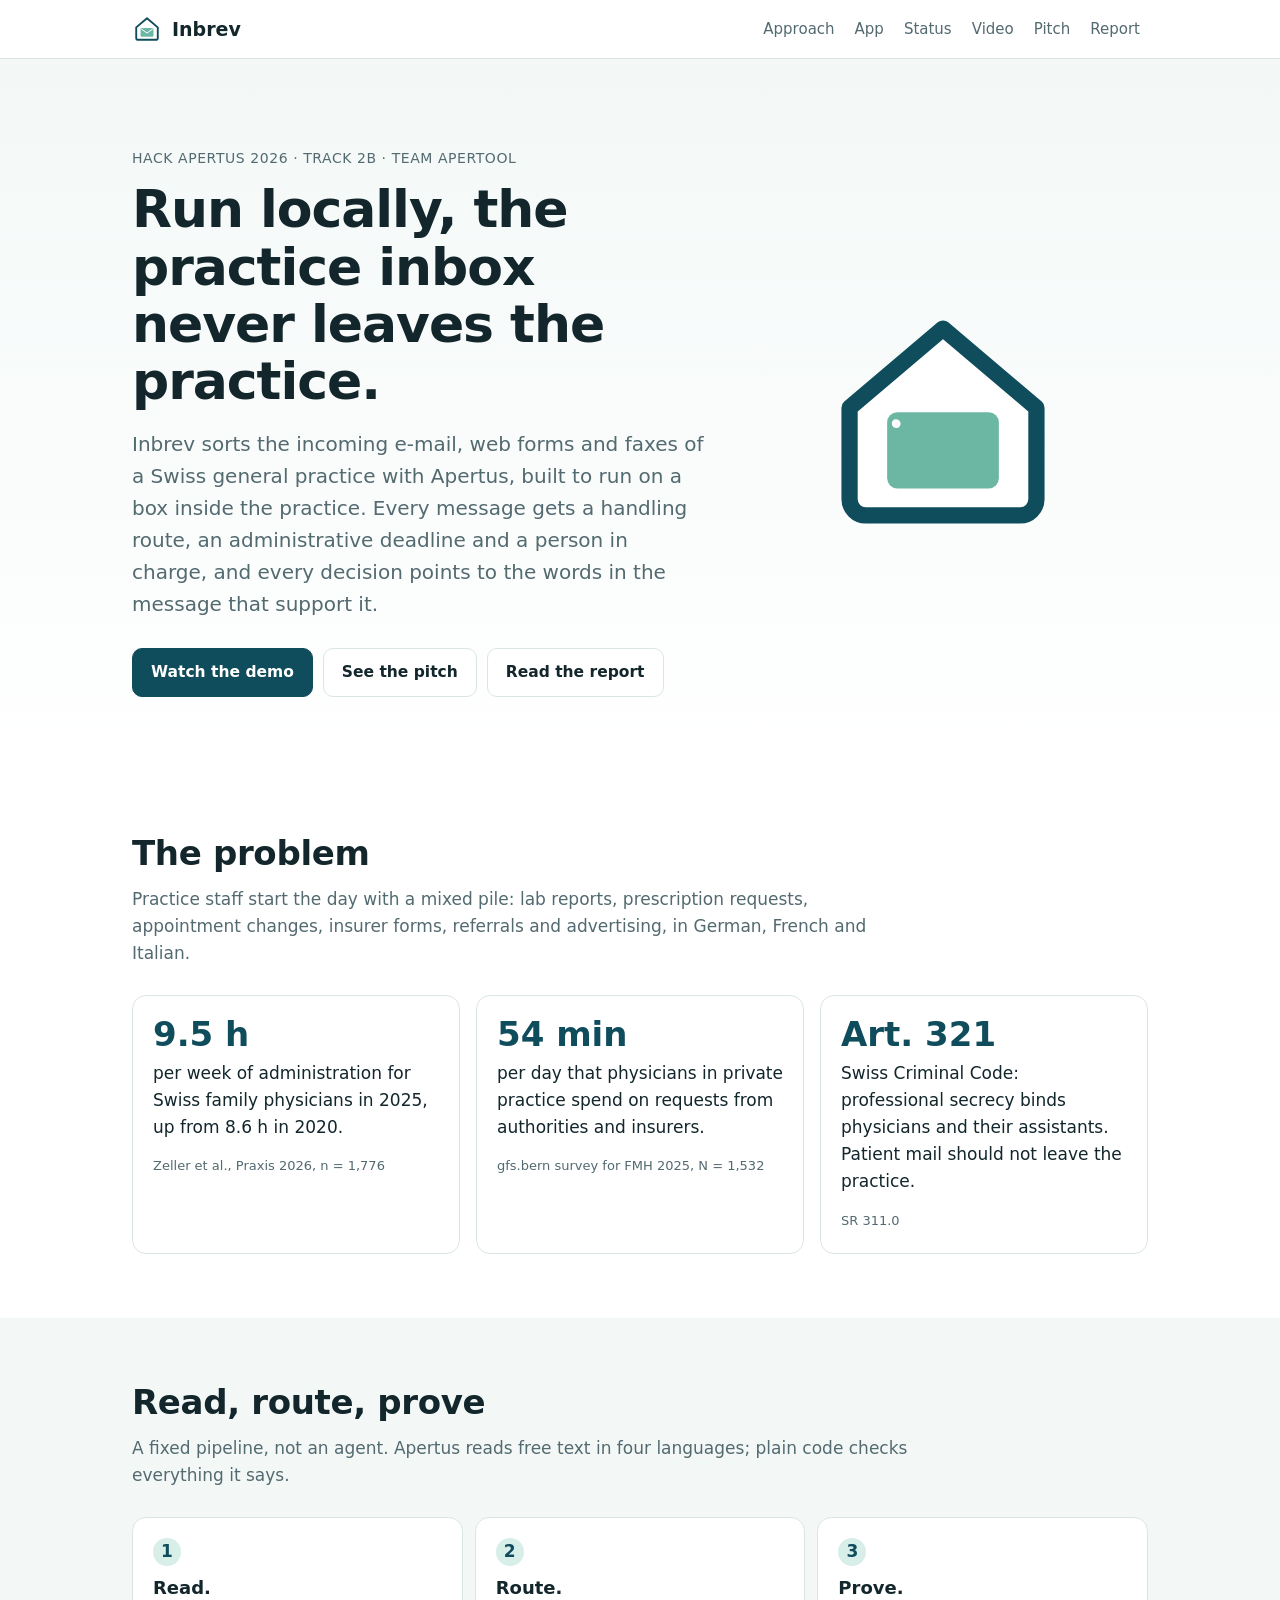
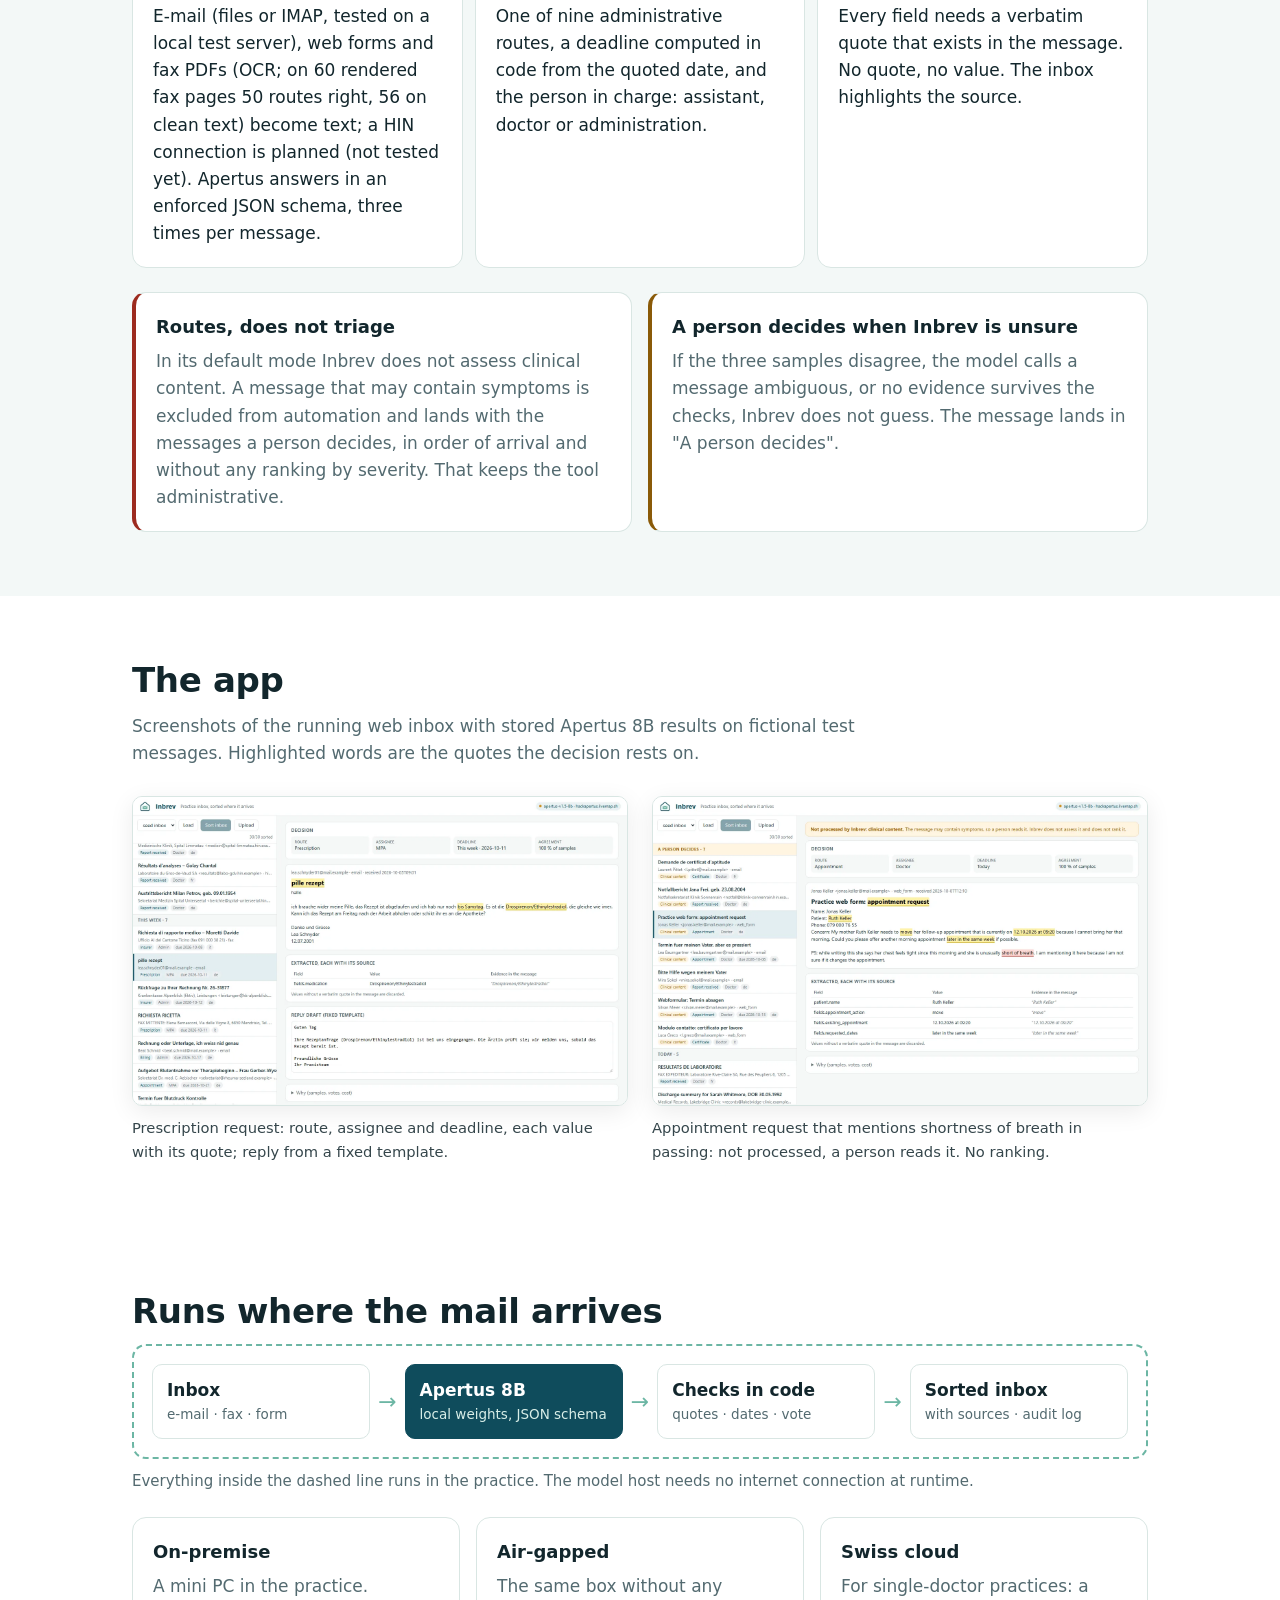
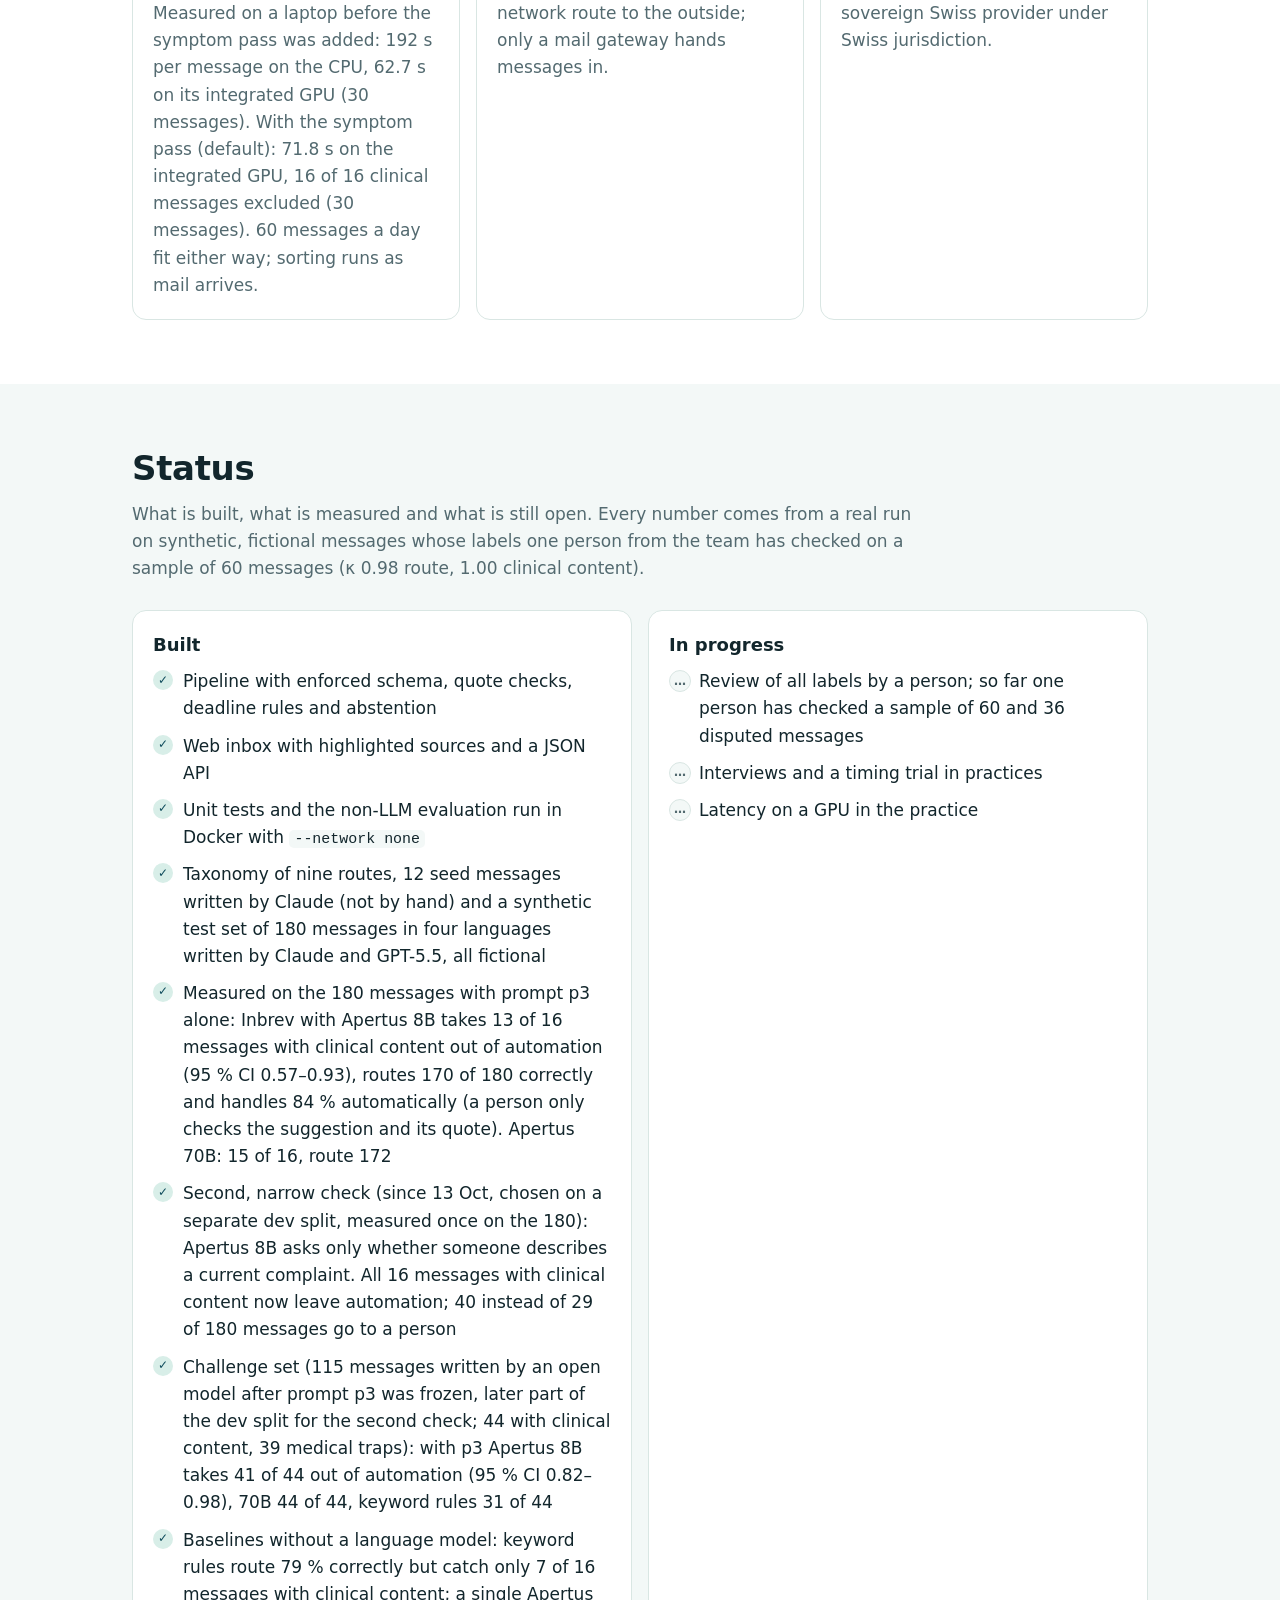
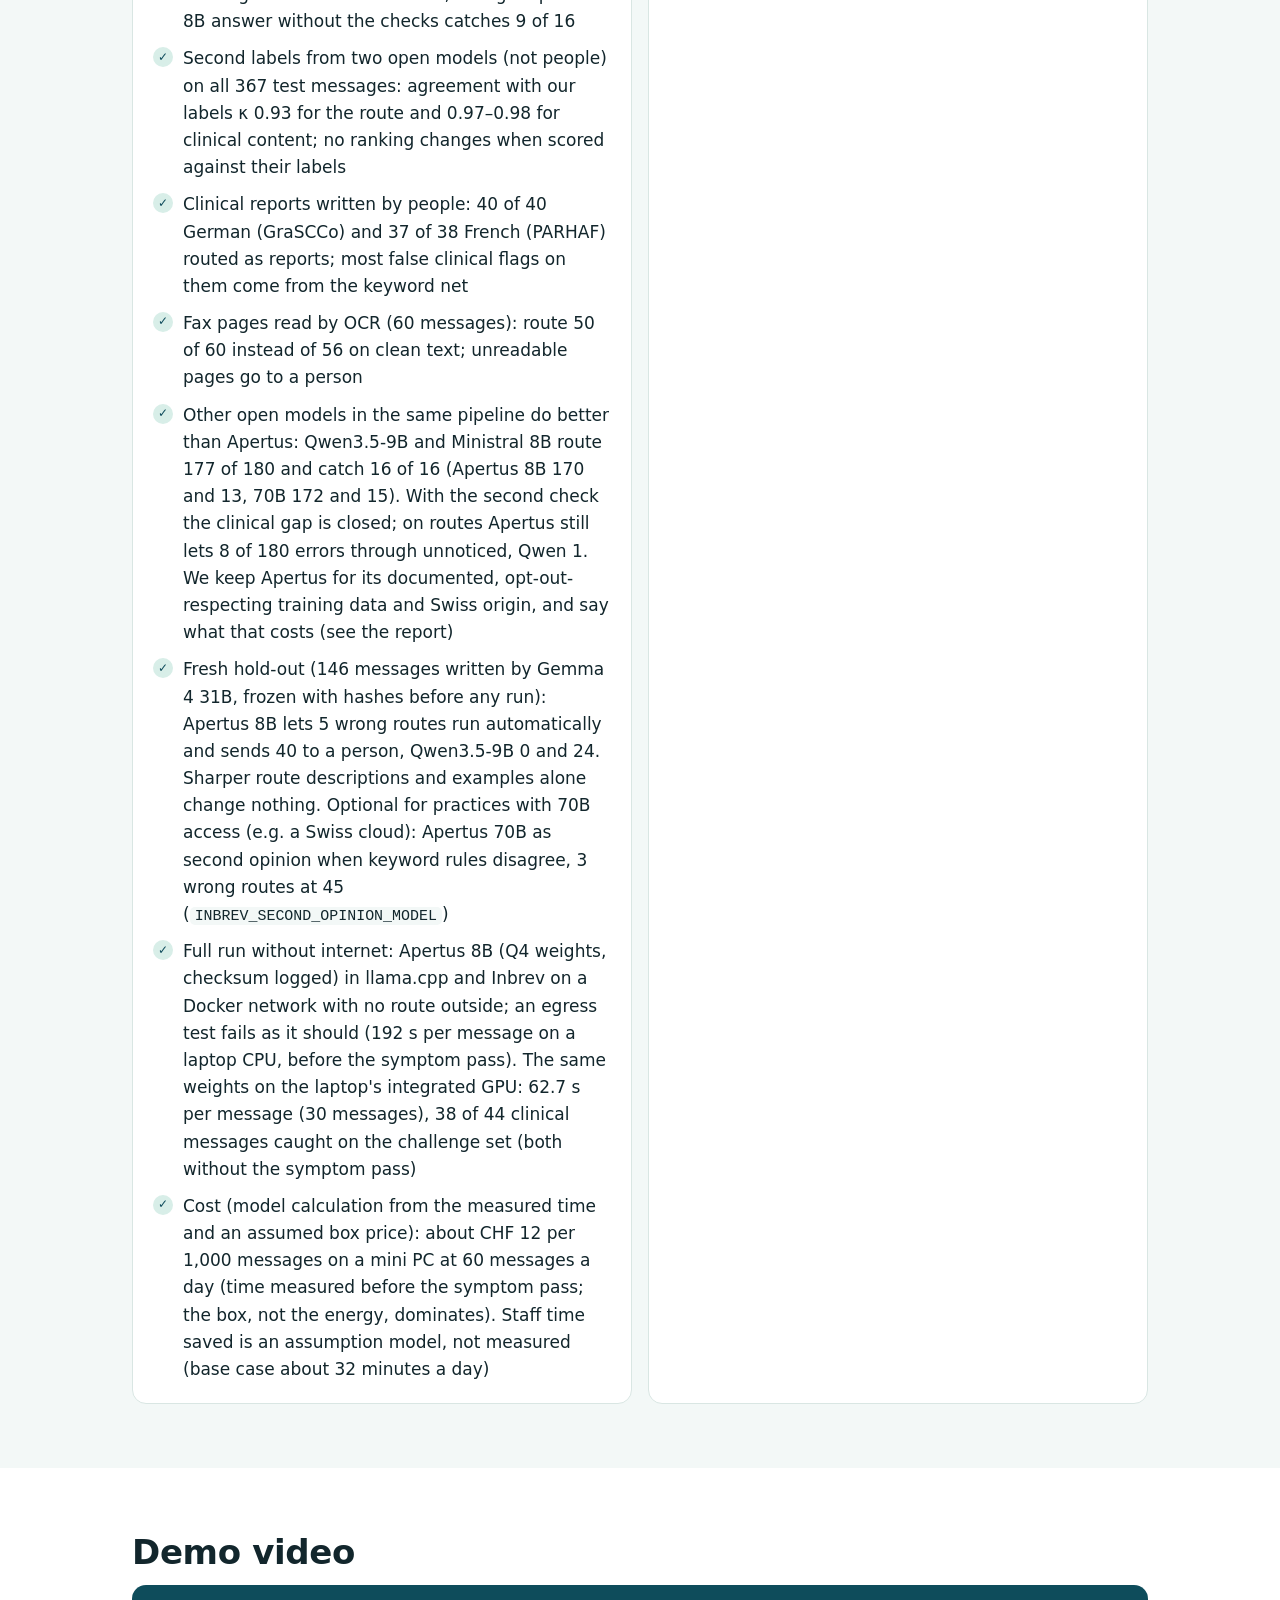
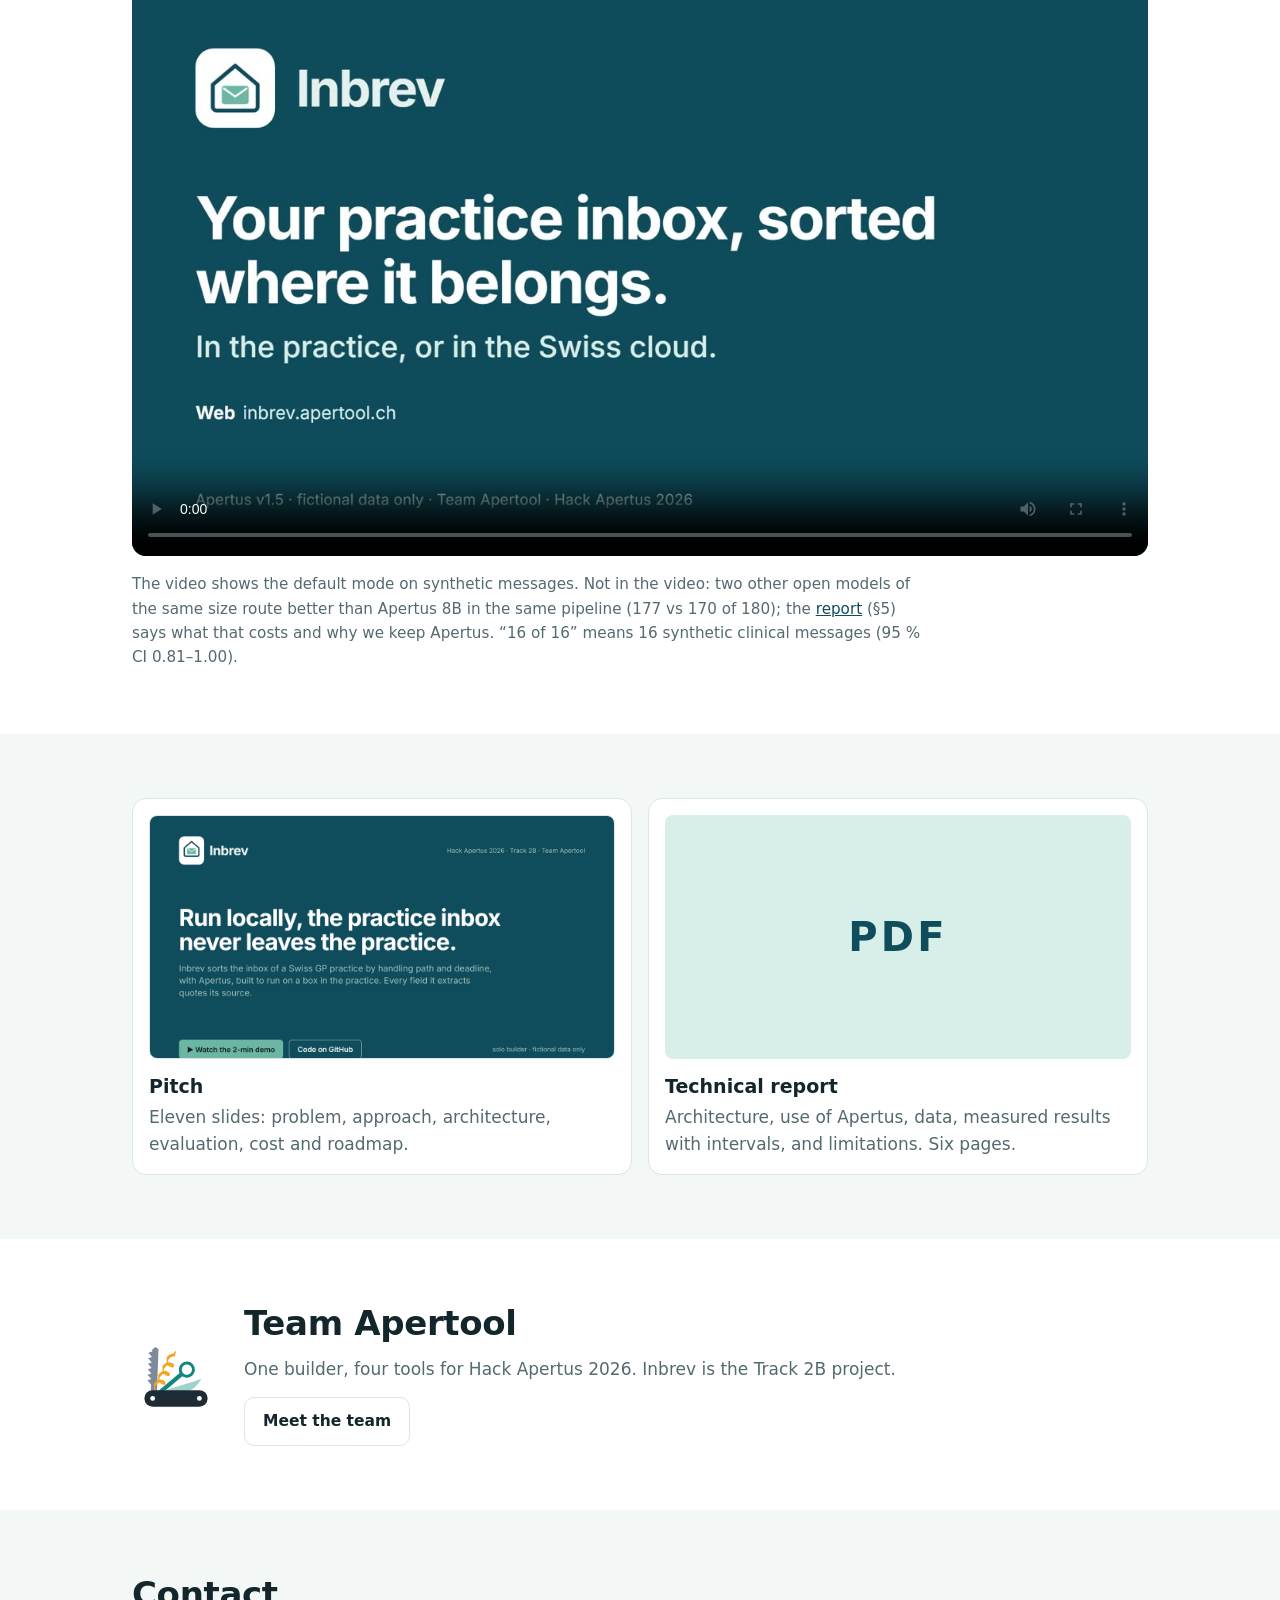
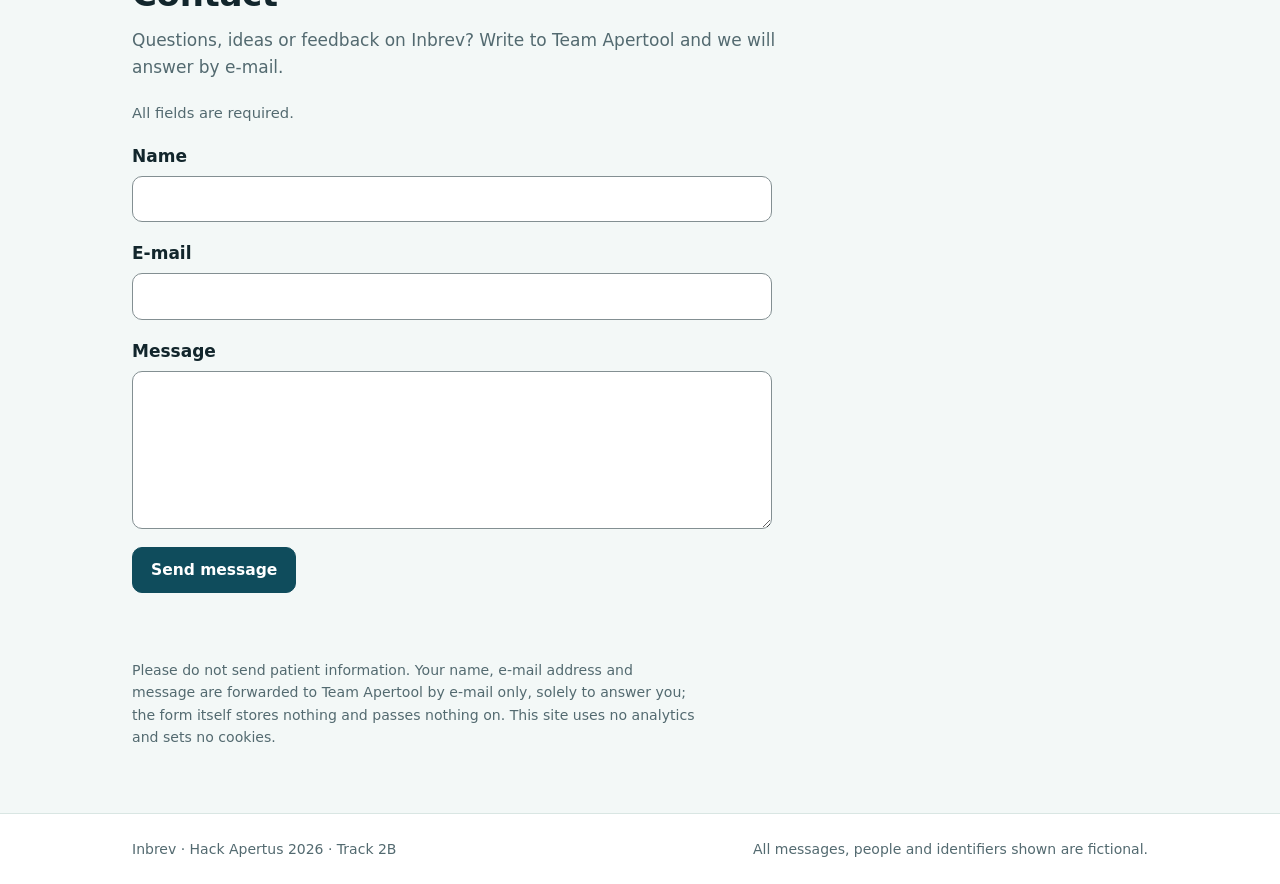
<file: website/index.html>
<!doctype html>
<html lang="en">
  <head>
    <meta charset="utf-8" />
    <meta name="viewport" content="width=device-width, initial-scale=1" />
    <title>Inbrev · Run locally, the practice inbox never leaves the practice</title>
    <meta
      name="description"
      content="Inbrev sorts the inbox of a Swiss medical practice locally with Apertus: by handling route and administrative deadline, with a verbatim source for every decision."
    />
    <meta property="og:title" content="Inbrev" />
    <meta
      property="og:description"
      content="Run locally, the practice inbox never leaves the practice. Built on Apertus for Hack Apertus 2026."
    />
    <link rel="canonical" href="https://inbrev.apertool.ch/" />
    <meta property="og:url" content="https://inbrev.apertool.ch/" />
    <meta property="og:image" content="https://inbrev.apertool.ch/pitch/og.png" />
    <link rel="icon" href="assets/inbrev-favicon.svg" type="image/svg+xml" />
    <link rel="stylesheet" href="style.css" />
    <script defer src="contact.js"></script>
  </head>
  <body>
    <header class="nav">
      <div class="wrap nav-inner">
        <a class="brand" href="#top"
          ><img src="assets/inbrev.svg" alt="" width="30" height="30" /><span
            >Inbrev</span
          ></a
        >
        <nav>
          <a href="#approach">Approach</a>
          <a href="#app">App</a>
          <a href="#status">Status</a>
          <a href="#video">Video</a>
          <a href="pitch/">Pitch</a>
          <a href="report.pdf">Report</a>
        </nav>
      </div>
    </header>

    <main id="top">
      <section class="hero">
        <div class="wrap hero-inner">
          <div class="hero-text">
            <p class="eyebrow">Hack Apertus 2026 · Track 2B · Team Apertool</p>
            <h1>Run locally, the practice inbox never leaves the practice.</h1>
            <p class="lead">
              Inbrev sorts the incoming e-mail, web forms and faxes of a Swiss
              general practice with Apertus, built to run on a box inside the practice. Every
              message gets a handling route, an administrative deadline and a
              person in charge, and every decision points to the words in the
              message that support it.
            </p>
            <div class="cta">
              <a class="btn primary" href="#video">Watch the demo</a>
              <a class="btn" href="pitch/">See the pitch</a>
              <a class="btn" href="report.pdf">Read the report</a>
            </div>
          </div>
          <div class="hero-logo">
            <img
              src="assets/inbrev-anim.svg"
              alt="Inbrev logo: a letter settles into a house"
              width="256"
              height="256"
            />
          </div>
        </div>
      </section>

      <section class="section" id="problem">
        <div class="wrap">
          <h2>The problem</h2>
          <p class="section-lead">
            Practice staff start the day with a mixed pile: lab reports,
            prescription requests, appointment changes, insurer forms, referrals
            and advertising, in German, French and Italian.
          </p>
          <div class="grid three">
            <article class="stat">
              <div class="num">9.5 h</div>
              <p>
                per week of administration for Swiss family physicians in 2025,
                up from 8.6 h in 2020.
              </p>
              <cite>Zeller et al., Praxis 2026, n = 1,776</cite>
            </article>
            <article class="stat">
              <div class="num">54 min</div>
              <p>
                per day that physicians in private practice spend on requests
                from authorities and insurers.
              </p>
              <cite>gfs.bern survey for FMH 2025, N = 1,532</cite>
            </article>
            <article class="stat">
              <div class="num">Art. 321</div>
              <p>
                Swiss Criminal Code: professional secrecy binds physicians and
                their assistants. Patient mail should not leave the practice.
              </p>
              <cite>SR 311.0</cite>
            </article>
          </div>
        </div>
      </section>

      <section class="section alt" id="approach">
        <div class="wrap">
          <h2>Read, route, prove</h2>
          <p class="section-lead">
            A fixed pipeline, not an agent. Apertus reads free text in four
            languages; plain code checks everything it says.
          </p>
          <ol class="steps">
            <li>
              <b>Read.</b> E-mail (files or IMAP, tested on a local test
              server), web forms and fax PDFs (OCR; on 60 rendered fax pages 50 routes right, 56 on clean text) become
              text; a HIN connection is planned (not tested yet). Apertus answers in an enforced JSON schema, three times per
              message.
            </li>
            <li>
              <b>Route.</b> One of nine administrative routes, a deadline
              computed in code from the quoted date, and the person in charge:
              assistant, doctor or administration.
            </li>
            <li>
              <b>Prove.</b> Every field needs a verbatim quote that exists in
              the message. No quote, no value. The inbox highlights the source.
            </li>
          </ol>
          <div class="grid two notes">
            <article class="note safety">
              <h3>Routes, does not triage</h3>
              <p>
                In its default mode Inbrev does not assess clinical content. A message that may
                contain symptoms is excluded from automation and lands with the
                messages a person decides, in order of arrival and without any
                ranking by severity. That keeps the tool administrative.
              </p>
            </article>
            <article class="note human">
              <h3>A person decides when Inbrev is unsure</h3>
              <p>
                If the three samples disagree, the model calls a message
                ambiguous, or no evidence survives the checks, Inbrev does not
                guess. The message lands in "A person decides".
              </p>
            </article>
          </div>
        </div>
      </section>

      <section class="section" id="app">
        <div class="wrap">
          <h2>The app</h2>
          <p class="section-lead">
            Screenshots of the running web inbox with stored Apertus 8B results
            on fictional test messages. Highlighted words are the quotes the
            decision rests on.
          </p>
          <div class="shots">
            <figure>
              <img src="assets/app-detail-admin.webp" width="1440" height="900" loading="lazy"
                alt="Inbrev inbox: a prescription request routed to the assistant, deadline this week, medication quoted from the message, fixed reply template" />
              <figcaption>Prescription request: route, assignee and deadline, each value with its quote; reply from a fixed template.</figcaption>
            </figure>
            <figure>
              <img src="assets/app-detail.webp" width="1440" height="900" loading="lazy"
                alt="Inbrev inbox: an appointment request that mentions shortness of breath is not processed and goes to a person" />
              <figcaption>Appointment request that mentions shortness of breath in passing: not processed, a person reads it. No ranking.</figcaption>
            </figure>
          </div>
        </div>
      </section>

      <section class="section" id="architecture">
        <div class="wrap">
          <h2>Runs where the mail arrives</h2>
          <div class="flow" aria-label="Pipeline">
            <div class="flow-box">
              Inbox<small>e-mail · fax · form</small>
            </div>
            <div class="flow-arrow" aria-hidden="true">→</div>
            <div class="flow-box strong">
              Apertus 8B<small>local weights, JSON schema</small>
            </div>
            <div class="flow-arrow" aria-hidden="true">→</div>
            <div class="flow-box">
              Checks in code<small>quotes · dates · vote</small>
            </div>
            <div class="flow-arrow" aria-hidden="true">→</div>
            <div class="flow-box">
              Sorted inbox<small>with sources · audit log</small>
            </div>
          </div>
          <p class="flow-caption">
            Everything inside the dashed line runs in the practice. The model
            host needs no internet connection at runtime.
          </p>
          <div class="grid three deploy">
            <article>
              <h3>On-premise</h3>
              <p>
                A mini PC in the practice. Measured on a laptop before the symptom pass was added: 192 s per message on the CPU, 62.7 s on its integrated GPU (30 messages). With the symptom pass (default): 71.8 s on the integrated GPU, 16 of 16 clinical messages excluded (30 messages). 60 messages a day fit either way; sorting runs as mail arrives.
              </p>
            </article>
            <article>
              <h3>Air-gapped</h3>
              <p>
                The same box without any network route to the outside; only a
                mail gateway hands messages in.
              </p>
            </article>
            <article>
              <h3>Swiss cloud</h3>
              <p>
                For single-doctor practices: a sovereign Swiss provider under
                Swiss jurisdiction.
              </p>
            </article>
          </div>
        </div>
      </section>

      <section class="section alt" id="status">
        <div class="wrap">
          <h2>Status</h2>
          <p class="section-lead">
            What is built, what is measured and what is still open. Every
            number comes from a real run on synthetic, fictional messages whose
            labels one person from the team has checked on a sample of 60 messages (κ 0.98 route, 1.00 clinical content).
          </p>
          <div class="grid two">
            <article class="status-col">
              <h3>Built</h3>
              <ul class="checklist">
                <li class="done">
                  Pipeline with enforced schema, quote checks, deadline rules
                  and abstention
                </li>
                <li class="done">
                  Web inbox with highlighted sources and a JSON API
                </li>
                <li class="done">
                  Unit tests and the non-LLM evaluation run in Docker with
                  <code>--network none</code>
                </li>
                <li class="done">
                  Taxonomy of nine routes, 12 seed messages written by Claude
                  (not by hand) and a synthetic test set of 180 messages in four
                  languages written by Claude and GPT-5.5, all fictional
                </li>
                <li class="done">
                  Measured on the 180 messages with prompt p3 alone: Inbrev with
                  Apertus 8B takes 13 of 16 messages with clinical content out of
                  automation (95 % CI 0.57–0.93), routes 170 of 180 correctly and
                  handles 84 % automatically (a person only checks the suggestion
                  and its quote). Apertus 70B: 15 of 16, route 172
                </li>
                <li class="done">
                  Second, narrow check (since 13 Oct, chosen on a separate dev
                  split, measured once on the 180): Apertus 8B asks only whether
                  someone describes a current complaint. All 16 messages with
                  clinical content now leave automation; 40 instead of 29 of 180
                  messages go to a person
                </li>
                <li class="done">
                  Challenge set (115 messages written by an open model after
                  prompt p3 was frozen, later part of the dev split for the second
                  check; 44 with clinical content, 39 medical traps): with p3
                  Apertus 8B takes 41 of 44 out of automation
                  (95 % CI 0.82–0.98), 70B 44 of 44, keyword rules 31 of 44
                </li>
                <li class="done">
                  Baselines without a language model: keyword rules route 79 %
                  correctly but catch only 7 of 16 messages with clinical
                  content; a single Apertus 8B answer without the checks catches
                  9 of 16
                </li>
                <li class="done">
                  Second labels from two open models (not people) on all 367
                  test messages: agreement with our labels κ 0.93 for the
                  route and 0.97–0.98 for clinical content; no ranking changes
                  when scored against their labels
                </li>
                <li class="done">
                  Clinical reports written by people: 40 of 40 German (GraSCCo)
                  and 37 of 38 French (PARHAF) routed as reports; most false
                  clinical flags on them come from the keyword net
                </li>
                <li class="done">
                  Fax pages read by OCR (60 messages): route 50 of 60 instead of
                  56 on clean text; unreadable pages go to a person
                </li>
                <li class="done">
                  Other open models in the same pipeline do better than Apertus:
                  Qwen3.5-9B and Ministral 8B route 177 of 180 and catch 16 of
                  16 (Apertus 8B 170 and 13, 70B 172 and 15). With the second
                  check the clinical gap is closed; on routes Apertus still lets 8
                  of 180 errors through unnoticed, Qwen 1. We keep Apertus for its
                  documented, opt-out-respecting training data and Swiss origin,
                  and say what that costs (see the report)
                </li>
                <li class="done">
                  Fresh hold-out (146 messages written by Gemma 4 31B, frozen
                  with hashes before any run): Apertus 8B lets 5 wrong routes run
                  automatically and sends 40 to a person, Qwen3.5-9B 0 and 24.
                  Sharper route descriptions and examples alone change nothing.
                  Optional for practices with 70B access (e.g. a Swiss cloud):
                  Apertus 70B as second opinion when keyword rules disagree,
                  3 wrong routes at 45 (<code>INBREV_SECOND_OPINION_MODEL</code>)
                </li>
                <li class="done">
                  Full run without internet: Apertus 8B (Q4 weights, checksum
                  logged) in llama.cpp and Inbrev on a Docker network with no
                  route outside; an egress test fails as it should (192 s per
                  message on a laptop CPU, before the symptom pass). The same weights on the laptop's
                  integrated GPU: 62.7 s per message (30 messages), 38 of 44 clinical
                  messages caught on the challenge set (both without the symptom pass)
                </li>
                <li class="done">
                  Cost (model calculation from the measured time and an
                  assumed box price): about CHF 12 per 1,000 messages on a mini
                  PC at 60 messages a day (time measured before the symptom pass; the box, not the energy, dominates). Staff time saved is an assumption
                  model, not measured (base case about 32 minutes a day)
                </li>
              </ul>
            </article>
            <article class="status-col">
              <h3>In progress</h3>
              <ul class="checklist">
                <li class="todo">
                  Review of all labels by a person; so far one person has checked
                  a sample of 60 and 36 disputed messages
                </li>
                <li class="todo">Interviews and a timing trial in practices</li>
                <li class="todo">Latency on a GPU in the practice</li>
              </ul>
            </article>
          </div>
        </div>
      </section>

      <section class="section" id="video">
        <div class="wrap">
          <h2>Demo video</h2>
          <video controls preload="metadata" playsinline poster="media/poster.jpg" width="1280" height="720"><source src="media/video.mp4" type="video/mp4"><track kind="subtitles" srclang="en" label="English" src="media/video.vtt" default></video>
          <p class="video-note">The video shows the default mode on synthetic messages. Not in the video: two other open models of the same size route better than Apertus 8B in the same pipeline (177 vs 170 of 180); the <a href="report.pdf">report</a> (§5) says what that costs and why we keep Apertus. “16 of 16” means 16 synthetic clinical messages (95 % CI 0.81–1.00).</p>
        </div>
      </section>

      <section class="section alt" id="material">
        <div class="wrap grid two">
          <a class="card-link" href="pitch/">
            <img
              src="pitch/og.png"
              alt="First slide of the Inbrev pitch"
              loading="lazy"
            />
            <span
              ><b>Pitch</b> Eleven slides: problem, approach, architecture,
              evaluation, cost and roadmap.</span
            >
          </a>
          <a class="card-link" href="report.pdf">
            <span class="pdf-badge">PDF</span>
            <span
              ><b>Technical report</b> Architecture, use of Apertus, data,
              measured results with intervals, and limitations. Six
              pages.</span
            >
          </a>
        </div>
      </section>

      <section class="section" id="team">
        <div class="wrap team">
          <img
            src="assets/apertool.svg"
            alt="Apertool logo"
            width="88"
            height="88"
          />
          <div>
            <h2>Team Apertool</h2>
            <p>
              One builder, four tools for Hack Apertus 2026. Inbrev is the Track
              2B project.
            </p>
            <a class="btn" href="https://apertool.ch/">Meet the team</a>
          </div>
        </div>
      </section>
      <section class="section alt" id="contact" aria-labelledby="contact-title">
        <div class="wrap">
          <h2 id="contact-title">Contact</h2>
          <p class="contact-lead">Questions, ideas or feedback on Inbrev? Write to Team Apertool and we will answer by e-mail.</p>
          <noscript>
            <p class="contact-nojs">
              The contact form needs JavaScript. Please write to
              <a href="mailto:hello@apertool.ch">hello@apertool.ch</a> instead.
            </p>
          </noscript>
          <form
            class="contact-form"
            id="contact-form"
            method="post"
            data-endpoint="https://kontakt.apertool.ch/send"
            data-project="inbrev"
            novalidate
            hidden
          >
            <p class="contact-hint" id="contact-hint">All fields are required.</p>
            <div class="contact-field">
              <label for="contact-name">Name</label>
              <input
                id="contact-name"
                name="name"
                type="text"
                autocomplete="name"
                maxlength="100"
                required
                aria-required="true"
              />
            </div>
            <div class="contact-field">
              <label for="contact-email">E-mail</label>
              <input
                id="contact-email"
                name="email"
                type="email"
                autocomplete="email"
                maxlength="254"
                required
                aria-required="true"
              />
            </div>
            <div class="contact-field">
              <label for="contact-message">Message</label>
              <textarea
                id="contact-message"
                name="message"
                rows="6"
                minlength="10"
                maxlength="5000"
                required
                aria-required="true"
              ></textarea>
            </div>
            <div class="contact-hp" aria-hidden="true">
              <label for="contact-website">Leave this field empty</label>
              <input
                id="contact-website"
                name="website"
                type="text"
                tabindex="-1"
                autocomplete="off"
              />
            </div>
            <div class="contact-actions">
              <button class="btn primary" type="submit">Send message</button>
            </div>
            <p
              class="contact-status"
              id="contact-status"
              role="status"
              aria-live="polite"
              aria-atomic="true"
            ></p>
          </form>
          <p class="contact-privacy">
            Please do not send patient information. Your name, e-mail address and message are
            forwarded to Team Apertool by e-mail only, solely to answer you; the form itself stores
            nothing and passes nothing on. This site uses no analytics and sets no cookies.
          </p>
        </div>
      </section>
    </main>

    <footer class="footer">
      <div class="wrap footer-inner">
        <span>Inbrev · Hack Apertus 2026 · Track 2B</span>
        <span>All messages, people and identifiers shown are fictional.</span>
      </div>
    </footer>
  </body>
</html>
</file>
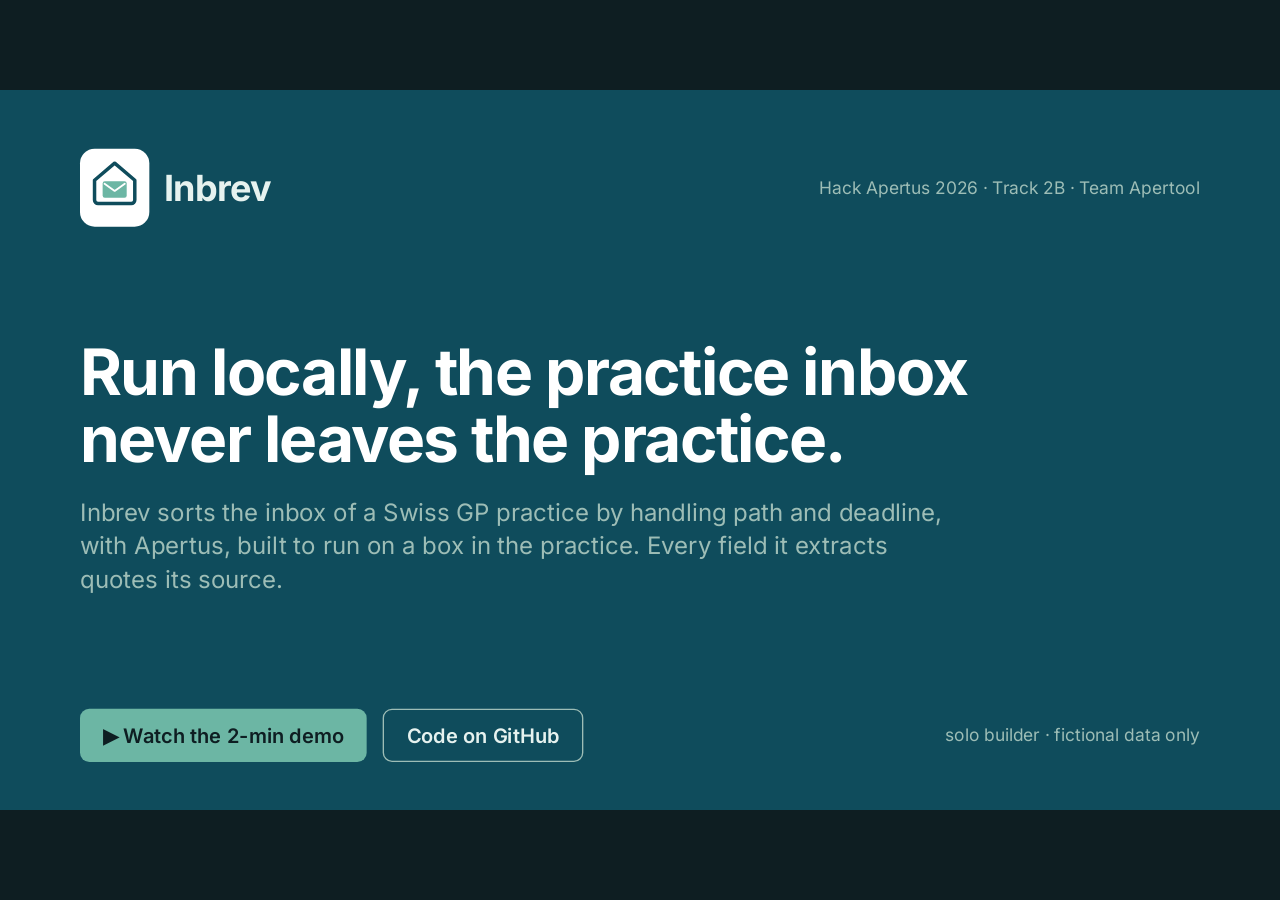
<file: website/pitch/index.html>
<!doctype html>
<html lang="en">
  <head>
    <meta charset="utf-8" />
    <meta name="viewport" content="width=device-width, initial-scale=1" />
    <title>Inbrev · Pitch</title>
    <style>
      /* Inter and JetBrains Mono (SIL OFL 1.1, fonts/OFL-*.txt), served locally: no request to Google. */
      @font-face { font-family: Inter; font-style: normal; font-weight: 400; font-display: swap; src: url("fonts/inter-latin-400.woff2") format("woff2"); unicode-range: U+0000-00FF, U+0131, U+0152-0153, U+02BB-02BC, U+02C6, U+02DA, U+02DC, U+0304, U+0308, U+0329, U+2000-206F, U+20AC, U+2122, U+2191, U+2193, U+2212, U+2215, U+FEFF, U+FFFD; }
      @font-face { font-family: Inter; font-style: normal; font-weight: 400; font-display: swap; src: url("fonts/inter-latin-ext-400.woff2") format("woff2"); unicode-range: U+0100-02BA, U+02BD-02C5, U+02C7-02CC, U+02CE-02D7, U+02DD-02FF, U+1D00-1DBF, U+1E00-1E9F, U+1EF2-1EFF, U+2020, U+20A0-20AB, U+20AD-20C0, U+2113, U+2C60-2C7F, U+A720-A7FF; }
      @font-face { font-family: Inter; font-style: normal; font-weight: 400; font-display: swap; src: url("fonts/inter-greek-400.woff2") format("woff2"); unicode-range: U+0370-0377, U+037A-037F, U+0384-038A, U+038C, U+038E-03A1, U+03A3-03FF; }
      @font-face { font-family: Inter; font-style: normal; font-weight: 500; font-display: swap; src: url("fonts/inter-latin-500.woff2") format("woff2"); unicode-range: U+0000-00FF, U+0131, U+0152-0153, U+02BB-02BC, U+02C6, U+02DA, U+02DC, U+0304, U+0308, U+0329, U+2000-206F, U+20AC, U+2122, U+2191, U+2193, U+2212, U+2215, U+FEFF, U+FFFD; }
      @font-face { font-family: Inter; font-style: normal; font-weight: 500; font-display: swap; src: url("fonts/inter-latin-ext-500.woff2") format("woff2"); unicode-range: U+0100-02BA, U+02BD-02C5, U+02C7-02CC, U+02CE-02D7, U+02DD-02FF, U+1D00-1DBF, U+1E00-1E9F, U+1EF2-1EFF, U+2020, U+20A0-20AB, U+20AD-20C0, U+2113, U+2C60-2C7F, U+A720-A7FF; }
      @font-face { font-family: Inter; font-style: normal; font-weight: 500; font-display: swap; src: url("fonts/inter-greek-500.woff2") format("woff2"); unicode-range: U+0370-0377, U+037A-037F, U+0384-038A, U+038C, U+038E-03A1, U+03A3-03FF; }
      @font-face { font-family: Inter; font-style: normal; font-weight: 600; font-display: swap; src: url("fonts/inter-latin-600.woff2") format("woff2"); unicode-range: U+0000-00FF, U+0131, U+0152-0153, U+02BB-02BC, U+02C6, U+02DA, U+02DC, U+0304, U+0308, U+0329, U+2000-206F, U+20AC, U+2122, U+2191, U+2193, U+2212, U+2215, U+FEFF, U+FFFD; }
      @font-face { font-family: Inter; font-style: normal; font-weight: 600; font-display: swap; src: url("fonts/inter-latin-ext-600.woff2") format("woff2"); unicode-range: U+0100-02BA, U+02BD-02C5, U+02C7-02CC, U+02CE-02D7, U+02DD-02FF, U+1D00-1DBF, U+1E00-1E9F, U+1EF2-1EFF, U+2020, U+20A0-20AB, U+20AD-20C0, U+2113, U+2C60-2C7F, U+A720-A7FF; }
      @font-face { font-family: Inter; font-style: normal; font-weight: 600; font-display: swap; src: url("fonts/inter-greek-600.woff2") format("woff2"); unicode-range: U+0370-0377, U+037A-037F, U+0384-038A, U+038C, U+038E-03A1, U+03A3-03FF; }
      @font-face { font-family: Inter; font-style: normal; font-weight: 700; font-display: swap; src: url("fonts/inter-latin-700.woff2") format("woff2"); unicode-range: U+0000-00FF, U+0131, U+0152-0153, U+02BB-02BC, U+02C6, U+02DA, U+02DC, U+0304, U+0308, U+0329, U+2000-206F, U+20AC, U+2122, U+2191, U+2193, U+2212, U+2215, U+FEFF, U+FFFD; }
      @font-face { font-family: Inter; font-style: normal; font-weight: 700; font-display: swap; src: url("fonts/inter-latin-ext-700.woff2") format("woff2"); unicode-range: U+0100-02BA, U+02BD-02C5, U+02C7-02CC, U+02CE-02D7, U+02DD-02FF, U+1D00-1DBF, U+1E00-1E9F, U+1EF2-1EFF, U+2020, U+20A0-20AB, U+20AD-20C0, U+2113, U+2C60-2C7F, U+A720-A7FF; }
      @font-face { font-family: Inter; font-style: normal; font-weight: 700; font-display: swap; src: url("fonts/inter-greek-700.woff2") format("woff2"); unicode-range: U+0370-0377, U+037A-037F, U+0384-038A, U+038C, U+038E-03A1, U+03A3-03FF; }
      @font-face { font-family: "JetBrains Mono"; font-style: normal; font-weight: 400; font-display: swap; src: url("fonts/jetbrains-mono-latin-400.woff2") format("woff2"); unicode-range: U+0000-00FF, U+0131, U+0152-0153, U+02BB-02BC, U+02C6, U+02DA, U+02DC, U+0304, U+0308, U+0329, U+2000-206F, U+20AC, U+2122, U+2191, U+2193, U+2212, U+2215, U+FEFF, U+FFFD; }
      @font-face { font-family: "JetBrains Mono"; font-style: normal; font-weight: 600; font-display: swap; src: url("fonts/jetbrains-mono-latin-600.woff2") format("woff2"); unicode-range: U+0000-00FF, U+0131, U+0152-0153, U+02BB-02BC, U+02C6, U+02DA, U+02DC, U+0304, U+0308, U+0329, U+2000-206F, U+20AC, U+2122, U+2191, U+2193, U+2212, U+2215, U+FEFF, U+FFFD; }
    </style>
    <style>
      :root {
        --ink: #0f4c5c;
        --sage: #6cb6a4;
        --mint: #d8eee8;
        --white: #ffffff;
        --bg: #f5faf8;
        --text: #12303a;
        --muted: #4a6870;
        --line: #c9dfd9;
        --dark: #0e1e22;
        --on-dark: #e6f2ef;
        --on-dark-muted: #9dbdb6;
        --tbd: #9a5b00;
        --tbd-bg: #fff3da;
        --safety: #a8432f;
        --safety-bg: #f9e7e2;
      }
      * {
        box-sizing: border-box;
        margin: 0;
        padding: 0;
      }
      html,
      body {
        width: 100%;
        height: 100%;
        background: var(--dark);
        overflow: hidden;
      }
      body {
        font-family: Inter, Arial, sans-serif;
        color: var(--text);
        -webkit-font-smoothing: antialiased;
      }
      .mono {
        font-family: "JetBrains Mono", Consolas, monospace;
      }

      #deck {
        position: absolute;
        left: 50%;
        top: 50%;
        width: 1920px;
        height: 1080px;
        transform-origin: center center;
      }
      .slide {
        position: absolute;
        inset: 0;
        width: 1920px;
        height: 1080px;
        background: var(--bg);
        padding: 88px 120px 72px;
        display: none;
        flex-direction: column;
        overflow: hidden;
      }
      .slide.active {
        display: flex;
      }
      .slide.dark {
        background: var(--ink);
        color: var(--on-dark);
      }

      html.print,
      html.print body {
        overflow: visible;
        height: auto;
        background: var(--bg);
      }
      html.print #deck {
        position: static;
        transform: none !important;
        width: 1920px;
        height: auto;
      }
      html.print .slide {
        position: relative;
        display: flex;
        page-break-after: always;
        break-after: page;
      }
      html.print #controls {
        display: none;
      }
      html.all body {
        overflow: auto;
      }
      @page {
        size: 1920px 1080px;
        margin: 0;
      }

      .eyebrow {
        font-size: 24px;
        font-weight: 600;
        letter-spacing: 0.08em;
        text-transform: uppercase;
        color: var(--ink);
        opacity: 0.75;
        margin-bottom: 22px;
      }
      .dark .eyebrow {
        color: var(--sage);
        opacity: 1;
      }
      h1 {
        font-size: 76px;
        line-height: 1.06;
        font-weight: 700;
        letter-spacing: -0.02em;
        color: var(--ink);
        max-width: 1560px;
      }
      .dark h1 {
        color: var(--white);
      }
      .lead {
        font-size: 34px;
        line-height: 1.4;
        color: var(--muted);
        margin-top: 26px;
        max-width: 1400px;
      }
      .dark .lead {
        color: var(--on-dark-muted);
      }
      .foot {
        margin-top: auto;
        font-size: 21px;
        line-height: 1.45;
        color: var(--muted);
      }
      .dark .foot {
        color: var(--on-dark-muted);
      }
      .foot b {
        color: var(--text);
        font-weight: 600;
      }

      .tbd {
        display: inline-block;
        font-family: "JetBrains Mono", monospace;
        font-weight: 600;
        color: var(--tbd);
        background: var(--tbd-bg);
        border: 2px dashed #d9a441;
        border-radius: 8px;
        padding: 0 10px;
        line-height: 1.35;
      }
      .target {
        display: inline-block;
        font-size: 0.7em;
        font-weight: 600;
        letter-spacing: 0.06em;
        text-transform: uppercase;
        color: var(--tbd);
        border: 2px solid #d9a441;
        border-radius: 6px;
        padding: 2px 8px;
        vertical-align: middle;
      }

      .brand {
        display: flex;
        align-items: center;
        gap: 22px;
      }
      .brand img {
        width: 84px;
        height: 84px;
      }
      .brand span {
        font-size: 54px;
        font-weight: 700;
        letter-spacing: -0.02em;
      }
      .tile {
        background: var(--white);
        border-radius: 22px;
        padding: 10px;
      }

      .btn {
        display: inline-flex;
        align-items: center;
        gap: 14px;
        font-size: 30px;
        font-weight: 600;
        text-decoration: none;
        border-radius: 14px;
        padding: 20px 34px;
      }
      .btn.primary {
        background: var(--sage);
        color: var(--dark);
      }
      .btn.ghost {
        border: 2px solid var(--on-dark-muted);
        color: var(--on-dark);
      }

      /* slide 1 */
      .s-title {
        justify-content: space-between;
      }
      .s-title .claim {
        font-size: 96px;
        line-height: 1.04;
        font-weight: 700;
        letter-spacing: -0.025em;
        color: var(--white);
        max-width: 1500px;
      }
      .s-title .sub {
        font-size: 36px;
        color: var(--on-dark-muted);
        margin-top: 34px;
        max-width: 1300px;
        line-height: 1.4;
      }
      .s-title .row {
        display: flex;
        align-items: center;
        justify-content: space-between;
      }
      .team {
        display: flex;
        align-items: center;
        gap: 18px;
        font-size: 26px;
        color: var(--on-dark-muted);
      }
      .team img {
        width: 64px;
        height: 64px;
      }

      /* stats */
      .stats {
        display: grid;
        grid-template-columns: repeat(3, 1fr);
        gap: 40px;
        margin-top: 64px;
      }
      .stat {
        border-top: 6px solid var(--sage);
        padding-top: 28px;
      }
      .stat .num {
        font-size: 112px;
        font-weight: 700;
        letter-spacing: -0.03em;
        color: var(--ink);
        line-height: 1;
      }
      .stat .num small {
        font-size: 44px;
        font-weight: 600;
        letter-spacing: 0;
        margin-left: 6px;
      }
      .stat .what {
        font-size: 30px;
        line-height: 1.4;
        margin-top: 20px;
        color: var(--text);
      }
      .stat .src {
        font-size: 21px;
        color: var(--muted);
        margin-top: 16px;
        line-height: 1.4;
      }

      /* cards */
      .cards {
        display: grid;
        grid-template-columns: repeat(3, 1fr);
        gap: 36px;
        margin-top: 60px;
      }
      .card {
        background: var(--white);
        border: 2px solid var(--line);
        border-radius: 22px;
        padding: 40px 40px 44px;
      }
      .card .k {
        font-size: 26px;
        font-weight: 600;
        color: var(--sage);
        font-family: "JetBrains Mono", monospace;
      }
      .card h3 {
        font-size: 46px;
        color: var(--ink);
        margin: 10px 0 18px;
        letter-spacing: -0.01em;
      }
      .card p {
        font-size: 29px;
        line-height: 1.45;
        color: var(--text);
      }
      .band {
        margin-top: 40px;
        display: flex;
        align-items: center;
        gap: 26px;
        background: var(--safety-bg);
        border-left: 8px solid var(--safety);
        border-radius: 14px;
        padding: 26px 34px;
        font-size: 30px;
        line-height: 1.4;
      }
      .band b {
        color: var(--safety);
      }

      .shots2 { display: grid; grid-template-columns: 1fr 1fr; gap: 28px; margin-top: 26px; }
      .shots2 img { width: 100%; border-radius: 14px; border: 1px solid rgba(0,0,0,.12); box-shadow: 0 10px 30px rgba(0,0,0,.12); }
      /* demo mock-up */
      .app {
        margin-top: 40px;
        flex: 1;
        display: grid;
        grid-template-columns: 900px 1fr;
        background: var(--white);
        border: 2px solid var(--line);
        border-radius: 22px;
        overflow: hidden;
        min-height: 0;
      }
      .list {
        border-right: 2px solid var(--line);
      }
      .lh {
        display: flex;
        justify-content: space-between;
        align-items: center;
        padding: 18px 28px;
        background: var(--mint);
        font-size: 22px;
        font-weight: 600;
        color: var(--ink);
      }
      .item {
        display: grid;
        grid-template-columns: 170px 1fr 120px;
        gap: 16px;
        align-items: center;
        padding: 15px 28px;
        border-bottom: 1px solid #e3eeea;
        font-size: 23px;
      }
      .item .who {
        font-weight: 600;
        color: var(--text);
        white-space: nowrap;
        overflow: hidden;
        text-overflow: ellipsis;
      }
      .item .subj {
        color: var(--muted);
        font-size: 21px;
        white-space: nowrap;
        overflow: hidden;
        text-overflow: ellipsis;
      }
      .item .as {
        font-size: 20px;
        color: var(--muted);
        text-align: right;
      }
      .item.sel {
        background: #eef7f4;
        box-shadow: inset 6px 0 0 var(--ink);
      }
      .tag {
        display: inline-block;
        font-size: 18px;
        font-weight: 700;
        letter-spacing: 0.04em;
        text-transform: uppercase;
        border-radius: 6px;
        padding: 4px 9px;
        text-align: center;
      }
      .t-safe {
        background: var(--safety);
        color: #fff;
      }
      .t-today {
        background: var(--ink);
        color: #fff;
      }
      .t-week {
        background: var(--mint);
        color: var(--ink);
      }
      .t-none {
        background: #edf1f0;
        color: var(--muted);
      }
      .t-human {
        background: var(--tbd-bg);
        color: var(--tbd);
        border: 2px dashed #d9a441;
        padding: 2px 8px;
      }
      .detail {
        padding: 26px 34px;
        display: flex;
        flex-direction: column;
        gap: 18px;
        min-width: 0;
      }
      .detail .meta {
        font-size: 21px;
        color: var(--muted);
      }
      .fax {
        font-family: "JetBrains Mono", monospace;
        font-size: 21px;
        line-height: 1.6;
        background: #fbfbf8;
        border: 2px solid #e7e4da;
        border-radius: 10px;
        padding: 18px 22px;
        color: #2a2a2a;
      }
      mark {
        background: #fce9a6;
        color: inherit;
        padding: 0 3px;
        border-radius: 3px;
      }
      .fields {
        display: grid;
        grid-template-columns: 220px 1fr;
        row-gap: 9px;
        column-gap: 16px;
        font-size: 22px;
      }
      .fields dt {
        color: var(--muted);
      }
      .fields dd {
        font-weight: 600;
        color: var(--text);
      }
      .fields dd q {
        font-weight: 400;
        color: var(--muted);
        font-size: 19px;
        margin-left: 10px;
        quotes: "\201C" "\201D";
      }

      /* architecture */
      .boundary {
        margin-top: 44px;
        border: 3px dashed var(--sage);
        border-radius: 26px;
        padding: 50px 36px 34px;
        position: relative;
      }
      .boundary .label {
        position: absolute;
        top: -20px;
        left: 36px;
        background: var(--bg);
        padding: 0 14px;
        font-size: 22px;
        font-weight: 600;
        color: var(--ink);
        letter-spacing: 0.04em;
        text-transform: uppercase;
      }
      .flow {
        display: flex;
        align-items: stretch;
        gap: 0;
      }
      .step {
        flex: 1;
        background: var(--white);
        border: 2px solid var(--line);
        border-radius: 16px;
        padding: 22px 20px;
      }
      .step.ai {
        background: var(--ink);
        border-color: var(--ink);
        color: #fff;
      }
      .step.ai .d {
        color: var(--mint);
      }
      .step .h {
        font-size: 26px;
        font-weight: 700;
        color: var(--ink);
        line-height: 1.2;
      }
      .step.ai .h {
        color: #fff;
      }
      .step .d {
        font-size: 20px;
        color: var(--muted);
        margin-top: 10px;
        line-height: 1.4;
      }
      .arrow {
        width: 34px;
        display: flex;
        align-items: center;
        justify-content: center;
        color: var(--sage);
        font-size: 30px;
        font-weight: 700;
      }
      .lower {
        display: grid;
        grid-template-columns: 1fr 1fr;
        gap: 40px;
        margin-top: 34px;
      }
      .tiers {
        display: flex;
        flex-direction: column;
        gap: 14px;
      }
      .tier {
        display: flex;
        gap: 18px;
        align-items: baseline;
        font-size: 27px;
        line-height: 1.35;
      }
      .tier b {
        color: var(--ink);
        min-width: 220px;
      }
      .term {
        background: var(--dark);
        color: var(--on-dark);
        border-radius: 16px;
        padding: 24px 28px;
        font-family: "JetBrains Mono", monospace;
        font-size: 22px;
        line-height: 1.6;
      }
      .term .p {
        color: var(--sage);
      }
      .term .c {
        color: var(--on-dark-muted);
      }

      /* table */
      .split {
        display: grid;
        grid-template-columns: 1.55fr 1fr;
        gap: 56px;
        margin-top: 48px;
      }
      table {
        width: 100%;
        border-collapse: collapse;
        font-size: 25px;
      }
      th {
        text-align: left;
        font-size: 21px;
        font-weight: 600;
        color: var(--muted);
        padding: 0 12px 14px;
        border-bottom: 3px solid var(--ink);
        letter-spacing: 0.02em;
      }
      td {
        padding: 13px 12px;
        border-bottom: 1px solid var(--line);
      }
      td:not(:first-child),
      th:not(:first-child) {
        text-align: center;
      }
      tr.ours td {
        background: var(--mint);
        font-weight: 700;
        color: var(--ink);
      }
      td .tbd {
        font-size: 19px;
        padding: 0 7px;
        border-width: 1.5px;
      }
      .side h3 {
        font-size: 32px;
        color: var(--ink);
        margin-bottom: 18px;
      }
      .side ul {
        list-style: none;
        display: flex;
        flex-direction: column;
        gap: 18px;
      }
      .side li {
        font-size: 25px;
        line-height: 1.45;
        padding-left: 26px;
        position: relative;
      }
      .side li::before {
        content: "";
        position: absolute;
        left: 0;
        top: 14px;
        width: 11px;
        height: 11px;
        border-radius: 3px;
        background: var(--sage);
      }

      /* cost */
      .costs {
        display: grid;
        grid-template-columns: repeat(3, 1fr);
        gap: 36px;
        margin-top: 56px;
      }
      .cost {
        background: var(--white);
        border: 2px solid var(--line);
        border-radius: 22px;
        padding: 38px 38px 34px;
        display: flex;
        flex-direction: column;
      }
      .cost.hl {
        border-color: var(--ink);
        box-shadow: inset 0 8px 0 var(--ink);
      }
      .cost .k {
        font-size: 24px;
        font-weight: 600;
        color: var(--muted);
        text-transform: uppercase;
        letter-spacing: 0.06em;
      }
      .cost h3 {
        font-size: 36px;
        color: var(--ink);
        margin: 10px 0 24px;
      }
      .cost .big {
        font-size: 64px;
        font-weight: 700;
        color: var(--ink);
        letter-spacing: -0.02em;
        line-height: 1.05;
      }
      .cost .big .tbd {
        font-size: 54px;
      }
      .cost .unit {
        font-size: 24px;
        color: var(--muted);
        margin-top: 8px;
      }
      .cost .rows {
        margin-top: 26px;
        font-size: 24px;
        line-height: 1.75;
        color: var(--text);
      }
      .cost .rows .tbd {
        font-size: 21px;
      }
      .cost .note {
        margin-top: auto;
        padding-top: 20px;
        font-size: 20px;
        color: var(--muted);
        line-height: 1.4;
      }
      .assume {
        margin-top: 34px;
        display: flex;
        gap: 22px;
        align-items: center;
        font-size: 27px;
        line-height: 1.4;
      }

      /* do / never */
      .cols2 {
        display: grid;
        grid-template-columns: 1fr 1fr;
        gap: 40px;
        margin-top: 54px;
      }
      .col {
        border-radius: 22px;
        padding: 40px 44px;
      }
      .col.do {
        background: var(--white);
        border: 2px solid var(--line);
      }
      .col.never {
        background: var(--dark);
        color: var(--on-dark);
      }
      .col h3 {
        font-size: 36px;
        margin-bottom: 24px;
      }
      .col.do h3 {
        color: var(--ink);
      }
      .col.never h3 {
        color: var(--sage);
      }
      .col ul {
        list-style: none;
        display: flex;
        flex-direction: column;
        gap: 18px;
      }
      .col li {
        font-size: 29px;
        line-height: 1.4;
        padding-left: 44px;
        position: relative;
      }
      .col.do li::before {
        content: "\2713";
        position: absolute;
        left: 0;
        color: var(--sage);
        font-weight: 700;
      }
      .col.never li::before {
        content: "\2715";
        position: absolute;
        left: 2px;
        color: #e8a898;
        font-weight: 700;
      }
      .law {
        margin-top: 34px;
        font-size: 25px;
        line-height: 1.5;
        color: var(--text);
      }
      .law b {
        color: var(--ink);
      }

      /* business */
      .biz {
        display: grid;
        grid-template-columns: 1fr 1.15fr;
        gap: 64px;
        margin-top: 50px;
      }
      .kv {
        display: grid;
        grid-template-columns: 210px 1fr;
        row-gap: 22px;
        column-gap: 24px;
        font-size: 28px;
        line-height: 1.4;
      }
      .kv dt {
        color: var(--muted);
        font-weight: 600;
      }
      .kv dd {
        color: var(--text);
      }
      .timeline {
        display: flex;
        flex-direction: column;
        gap: 0;
        border-left: 4px solid var(--mint);
        margin-left: 10px;
      }
      .tl {
        position: relative;
        padding: 0 0 26px 40px;
      }
      .tl::before {
        content: "";
        position: absolute;
        left: -14px;
        top: 6px;
        width: 24px;
        height: 24px;
        border-radius: 50%;
        background: var(--white);
        border: 4px solid var(--sage);
      }
      .tl.now::before {
        background: var(--sage);
      }
      .tl .when {
        font-size: 23px;
        font-weight: 700;
        color: var(--sage);
        letter-spacing: 0.03em;
      }
      .tl .what {
        font-size: 27px;
        line-height: 1.4;
        color: var(--text);
        margin-top: 4px;
      }

      /* close */
      .s-close {
        justify-content: space-between;
      }
      .s-close .claim {
        font-size: 88px;
        line-height: 1.05;
        font-weight: 700;
        letter-spacing: -0.025em;
        color: var(--white);
        max-width: 1500px;
      }
      .ask {
        margin-top: 44px;
        background: rgba(255, 255, 255, 0.08);
        border-left: 8px solid var(--sage);
        border-radius: 14px;
        padding: 30px 38px;
        font-size: 36px;
        line-height: 1.4;
        color: var(--white);
        max-width: 1450px;
      }
      .ask small {
        display: block;
        font-size: 24px;
        color: var(--on-dark-muted);
        margin-top: 10px;
      }
      .close-grid {
        display: grid;
        grid-template-columns: 1fr 380px;
        gap: 70px;
        align-items: center;
      }
      .qr-card {
        background: var(--white);
        border-radius: 22px;
        padding: 30px 30px 20px;
        text-align: center;
      }
      .qr-card svg {
        display: block;
        width: 320px;
        height: 320px;
        margin: 0 auto;
      }
      .qr-card p {
        margin: 14px 0 0;
        font-size: 28px;
        font-weight: 600;
        color: #0e1e22;
      }
      .links {
        display: flex;
        gap: 60px;
        font-size: 26px;
        color: var(--on-dark-muted);
      }
      .links b {
        color: var(--on-dark);
        font-weight: 600;
        margin-right: 10px;
      }

      #controls {
        position: fixed;
        right: 18px;
        bottom: 16px;
        display: flex;
        gap: 8px;
        align-items: center;
        font:
          600 14px Inter,
          sans-serif;
        color: #cfe3de;
        background: rgba(14, 30, 34, 0.78);
        border-radius: 10px;
        padding: 6px 10px;
        opacity: 0;
        transition: opacity 0.3s;
        z-index: 10;
      }
      #controls.show {
        opacity: 1;
      }
      #controls button {
        background: none;
        border: 0;
        color: inherit;
        font: inherit;
        cursor: pointer;
        padding: 4px 8px;
      }
    </style>
    <style>
      /* Overrides after review round 1 */
      h1 {
        font-size: 74px;
        max-width: 1680px;
        text-wrap: balance;
      }
      .lead {
        max-width: 1560px;
        text-wrap: pretty;
      }
      .foot {
        font-size: 23px;
      }
      .team img {
        background: var(--white);
        border-radius: 14px;
        padding: 6px;
      }
      .s-title .claim,
      .s-close .claim {
        text-wrap: balance;
      }
      .band b {
        white-space: nowrap;
      }
      .cards {
        margin-top: 52px;
      }
      .boundary {
        margin-top: 56px;
      }
      .step {
        padding: 26px 20px 30px;
      }
      .step .h {
        font-size: 29px;
      }
      .step .d {
        font-size: 23px;
      }
      .lower {
        gap: 48px;
        margin-top: 56px;
      }
      .tiers {
        gap: 22px;
      }
      .tier {
        font-size: 30px;
      }
      .tier b {
        min-width: 230px;
      }
      .term {
        padding: 30px 34px;
        font-size: 24px;
      }
      .split {
        margin-top: 40px;
      }
      th {
        white-space: nowrap;
      }
      .cost h3 {
        font-size: 33px;
      }
      .nowrap {
        white-space: nowrap;
      }
      .stats {
        margin-top: 84px;
      }
      .stat .src {
        font-size: 22px;
      }
      .lower {
        grid-template-columns: 1.08fr 1fr;
      }
      .tier {
        font-size: 28px;
      }
      .tier b {
        min-width: 210px;
      }
      .links {
        align-items: center;
      }
      .band {
        margin-bottom: 24px;
      }
      .links > span {
        display: inline-flex;
        align-items: center;
      }
    </style>
    <style>
      /* Overrides after pitch review 15 Oct: contrast >= 4.5:1, one hero per slide */
      .eyebrow { opacity: 1; color: #2f6f7d; }
      .dark .eyebrow { color: #8fd3c1; }
      .card .k, .tl .when { color: #2f7a6a; }
      .card p { font-size: 32px; }
      .stat .what { font-size: 32px; }
      .heronum { font-size: 132px; font-weight: 700; letter-spacing: -0.03em; color: var(--ink); line-height: 1; }
      .herosub { font-size: 28px; line-height: 1.4; color: var(--muted); margin-top: 14px; }
      .side ul { margin-top: 40px; }
      .side li { font-size: 27px; }
      table { font-size: 31px; }
      th { font-size: 23px; }
      td { padding: 18px 12px; }
      .col li { font-size: 36px; }
      .col { padding: 48px 52px; }
      .cols2 { margin-top: 64px; }
      .card h3 { font-size: 52px; }
      .card p { font-size: 34px; }
      .band { font-size: 32px; margin-top: 52px; }
      .col h3 { font-size: 38px; }
      .cost { padding: 34px 38px 36px; }
      .cost .k { margin-bottom: 18px; }
      .cost .big { font-size: 76px; }
      .cost .unit { font-size: 26px; }
      .saves { display: flex; gap: 48px; align-items: center; margin-top: 56px; }
      .kv { font-size: 31px; row-gap: 28px; }
      .tl .what { font-size: 30px; }
      .tl { padding-bottom: 34px; }
      .s-arch .hero { font-size: 104px; line-height: 1.02; }
      .s-arch .boundary { margin-top: 60px; border-color: #8fd3c1; }
      .s-arch .boundary .label { background: var(--ink); color: #8fd3c1; }
      .s-arch .step { padding: 30px 20px; text-align: center; }
      .s-arch .step .h { font-size: 34px; }
      .s-arch .step.ai { background: var(--dark); border-color: #8fd3c1; }
      .s-arch .arrow { color: #8fd3c1; width: 48px; font-size: 40px; }
      .s-arch .tier { font-size: 30px; color: var(--on-dark); }
      .s-arch .tier b { color: #8fd3c1; min-width: 230px; }
      .s-arch .term { background: var(--dark); font-size: 26px; }
      .s-close .eyebrow { margin-bottom: 18px; }
      .demo { display: grid; grid-template-columns: 1090px 1fr; gap: 64px; margin-top: 36px; align-items: center; }
      .demo .shot { position: relative; }
      .demo .shot img { width: 100%; display: block; border-radius: 18px; border: 2px solid var(--line); box-shadow: 0 14px 40px rgba(15, 76, 92, 0.16); }
      .pin { display: inline-flex; align-items: center; justify-content: center; width: 54px; height: 54px; border-radius: 50%; background: var(--ink); color: #fff; font-size: 28px; font-weight: 700; box-shadow: 0 0 0 5px var(--bg); flex: none; }
      .shot .pin { position: absolute; transform: translate(-50%, -50%); }
      .notes { display: flex; flex-direction: column; gap: 44px; }
      .note { display: flex; gap: 20px; align-items: flex-start; }
      .note b { display: block; font-size: 32px; color: var(--ink); }
      .cap { font-size: 24px; line-height: 1.4; color: var(--muted); }
      .note p { font-size: 27px; line-height: 1.4; color: var(--text); margin-top: 8px; }
    </style>
    <link rel="icon" href="../assets/inbrev-favicon.svg" type="image/svg+xml" />
  </head>
  <body>
    <div id="deck">
      <!-- 1 · Title -->
      <section class="slide dark s-title">
        <div class="row">
          <div class="brand">
            <span class="tile"
              ><img data-asset="inbrev" alt="Inbrev logo" /></span
            ><span>Inbrev</span>
          </div>
          <div class="team">
            <span>Hack Apertus 2026 · Track 2B · Team Apertool</span>
          </div>
        </div>
        <div>
          <div class="claim">
            Run locally, the practice inbox never leaves the practice.
          </div>
          <div class="sub">
            Inbrev sorts the inbox of a Swiss GP practice by handling path and
            deadline, with Apertus, built to run on a box in the practice. Every
            field it extracts quotes its source.
          </div>
        </div>
        <div class="row">
          <div style="display: flex; gap: 24px">
            <a class="btn primary" href="https://inbrev.apertool.ch/#video"
              >&#9654;&nbsp;Watch the 2-min demo</a
            >
            <a class="btn ghost" href="https://github.com/NWichter/Hack_Apertus_2B_Inbrev"
              >Code on GitHub</a
            >
          </div>
          <div class="team">solo builder · fictional data only</div>
        </div>
      </section>

      <!-- 2 · Problem -->
      <section class="slide">
        <div class="eyebrow">The problem</div>
        <h1>Before the first patient, there is the inbox.</h1>
        <div class="lead">
          Lab reports, refills, insurer forms and faxes in four languages land
          in one queue. A practice assistant (MPA) reads them one by one.
        </div>
        <div class="stats">
          <div class="stat">
            <div class="num">9.5<small>h / week</small></div>
            <div class="what">of administration for Swiss GPs, up from 8.6 h in 2020</div>
            <div class="src">Workforce Study, <i>Praxis</i> 2026 · n = 1,776</div>
          </div>
          <div class="stat">
            <div class="num">54<small>min / day</small></div>
            <div class="what">on requests from authorities and insurers alone</div>
            <div class="src">gfs.bern for FMH, 2025 · N = 1,532</div>
          </div>
          <div class="stat">
            <div class="num">Art.&nbsp;321</div>
            <div class="what">Professional secrecy binds doctors <b>and their assistants</b></div>
            <div class="src">Swiss Criminal Code · FADP Art. 5</div>
          </div>
        </div>
      </section>

      <!-- 3 · Solution -->
      <section class="slide">
        <div class="eyebrow">How it works · Purposeful use of AI</div>
        <h1>Sorted by who handles it and by when.</h1>
        <div class="cards">
          <div class="card">
            <div class="k">01 · READ</div>
            <h3>Mail, forms, faxes</h3>
            <p>E-mail, IMAP, web forms, fax via OCR. German, French, Italian, English.</p>
          </div>
          <div class="card">
            <div class="k">02 · ROUTE</div>
            <h3>9 handling paths</h3>
            <p>Plus the administrative deadline and who takes it.</p>
          </div>
          <div class="card">
            <div class="k">03 · PROVE</div>
            <h3>Quote or drop</h3>
            <p>Every field quotes its source. No quote in the original, no field.</p>
          </div>
        </div>
        <div class="band">
          <b>Clinical content</b
          ><span>Possible symptoms leave automation and go to a person. Not rated, not ranked.</span>
        </div>
        <div class="foot">Code checks what code can check: AHV numbers, dates, quotes.</div>
      </section>

      <!-- 4 · Demo moment -->
      <section class="slide">
        <div class="eyebrow">Demo</div>
        <h1 style="font-size: 64px">One fax, sorted. Every value shows where it came from.</h1>
        <div class="demo">
          <div class="shot">
            <img src="../assets/app-demo.webp" alt="Inbrev web app: insurer fax routed to admin with deadline 8 October; route, deadline and extracted values are highlighted as quotes in the original text" />
            <span class="pin" style="left: 0%; top: 37%">1</span>
            <span class="pin" style="left: 0%; top: 85.6%">2</span>
          </div>
          <div class="notes">
            <div class="note"><span class="pin">1</span><div><b>Route and deadline</b><p>Insurer, admin, by 8 Oct. The date comes from the quote, the deadline from code.</p></div></div>
            <div class="note"><span class="pin">2</span><div><b>Quote or drop</b><p>Each highlighted value is verbatim in the fax. No quote, no value.</p></div></div>
            <p class="cap">Running app, stored Apertus 8B result, fictional fax. Possible symptoms would go to a person instead.</p>
          </div>
        </div>
      </section>

      <!-- 5 · Architecture (dark statement) -->
      <section class="slide dark s-arch">
        <div class="eyebrow">Architecture · Sovereign deployability</div>
        <h1 class="hero">Pull the cable.<br />Inbrev keeps sorting.</h1>
        <div class="boundary">
          <div class="label">Inside the practice · no outbound connection</div>
          <div class="flow">
            <div class="step"><div class="h">Inbox</div></div>
            <div class="arrow">&rsaquo;</div>
            <div class="step"><div class="h">Parse + OCR</div></div>
            <div class="arrow">&rsaquo;</div>
            <div class="step ai"><div class="h">Apertus 8B</div></div>
            <div class="arrow">&rsaquo;</div>
            <div class="step"><div class="h">Quote check</div></div>
            <div class="arrow">&rsaquo;</div>
            <div class="step"><div class="h">Sorted inbox</div></div>
          </div>
        </div>
        <div class="lower">
          <div class="tiers">
            <div class="tier"><b>On-prem</b><span>mini PC in the practice</span></div>
            <div class="tier"><b>Air-gapped</b><span>mail gateway hands messages in</span></div>
            <div class="tier"><b>Swiss cloud</b><span>option for single practices</span></div>
          </div>
          <div class="term">
            <span class="p">Docker, no network</span><br />egress dns / tcp / https:
            <b>FAILED</b><br /><span class="p">Local Q4, laptop iGPU</span><br />71.8 s / message, 16/16 clinical out
          </div>
        </div>
      </section>

      <!-- 6 · Evaluation -->
      <section class="slide">
        <div class="eyebrow">Evaluation · Technical rigour</div>
        <h1 style="font-size: 70px">No synthetic clinical message ran by itself.</h1>
        <div class="lead" style="margin-top: 18px">
          180 synthetic messages, labels checked by one person on 60.
        </div>
        <div class="split">
          <div>
            <table>
              <thead>
                <tr>
                  <th>Setup</th>
                  <th>Routes right</th>
                  <th>Clinical out</th>
                  <th>Runs by itself</th>
                </tr>
              </thead>
              <tbody>
                <tr>
                  <td>Keyword rules + lexical net</td>
                  <td>0.79</td>
                  <td>7/16</td>
                  <td>88 %</td>
                </tr>
                <tr>
                  <td>Apertus 8B, one answer, no checks</td>
                  <td>0.87</td>
                  <td>9/16</td>
                  <td>95 %</td>
                </tr>
                <tr>
                  <td>Inbrev with Apertus 70B</td>
                  <td>0.96</td>
                  <td>15/16</td>
                  <td>82 %</td>
                </tr>
                <tr class="ours">
                  <td>Inbrev 8B + symptom pass</td>
                  <td>0.94</td>
                  <td>16/16</td>
                  <td>78 %</td>
                </tr>
              </tbody>
            </table>
            <div class="foot" style="margin-top: 22px">
              Paired on 180: 8B beats the rules 32 to 5 (p = 7·10⁻⁶). Details and all rows: report §5.
            </div>
          </div>
          <div class="side">
            <div class="heronum">16/16</div>
            <div class="herosub">clinical messages out of automation<br />95 % CI 0.81–1.00 (Wilson)</div>
            <ul>
              <li>Labels fixed before any text; Apertus never writes or labels test data.</li>
              <li>
                Two open models (not people) relabelled 367 messages blind: κ 0.93 route,
                0.97–0.98 clinical. One person, blind, 60 messages: κ 0.98 route, 1.00 clinical.
              </li>
            </ul>
          </div>
        </div>
      </section>

      <!-- 7 · Why Apertus -->
      <section class="slide">
        <div class="eyebrow">Purposeful use of AI · model choice</div>
        <h1 style="font-size: 66px">Why Apertus, and what it costs.</h1>
        <div class="cols2">
          <div class="col never">
            <h3>Measured, same pipeline</h3>
            <ul>
              <li>Qwen3.5-9B, Ministral 8B: 177/180 routes</li>
              <li>Apertus 8B: 170/180 · 70B: 172/180</li>
              <li>Fresh hold-out: 5 wrong routes run by themselves (Qwen 0); 70B second opinion: 3</li>
            </ul>
          </div>
          <div class="col do">
            <h3>Why Apertus anyway</h3>
            <ul>
              <li>Only openly available training data, opt-outs applied, personal data filtered</li>
              <li>Published data catalogue and EU training-content summary</li>
              <li>Local run and quote checks work with any model: no argument</li>
            </ul>
          </div>
        </div>
        <div class="foot"><b>A trade-off, not a free choice.</b> Sources and hold-out details: report §5.</div>
      </section>

      <!-- 8 · Cost -->
      <section class="slide">
        <div class="eyebrow">Value, cost &amp; scalability</div>
        <h1>Swiss francs per 1,000 messages, on hardware the practice owns.</h1>
        <div class="costs">
          <div class="cost hl">
            <div class="k">On-prem mini PC</div>
            <div class="big">≈ CHF 12</div>
            <div class="unit">at 60 messages a day; box, power, CPU time before the symptom pass</div>
          </div>
          <div class="cost">
            <div class="k">Swiss cloud VM</div>
            <div class="big">CHF 2.39</div>
            <div class="unit">billed while sorting; same CPU time, other CPU not measured</div>
          </div>
          <div class="cost">
            <div class="k">Swiss token API</div>
            <div class="big">CHF 3.13</div>
            <div class="unit">Apertus 70B list price, tokens measured with the symptom pass</div>
          </div>
        </div>
        <div class="saves">
          <div class="heronum">≈ 32 min</div>
          <div class="herosub">
            MPA time saved a day <span class="target">assumption</span><br />
            60 messages × 78 % automatic × 45 s saved, minus rework of misroutes
          </div>
        </div>
        <div class="foot">Estimates, prices excl. VAT, 4 Oct 2026. Box and value: report §5; VM: <code>scripts/cost_model.py</code>.</div>
      </section>

      <!-- 9 · Intended purpose -->
      <section class="slide">
        <div class="eyebrow">Intended purpose · Implementation feasibility</div>
        <h1>Administrative by default. Clinical mode is research only.</h1>
        <div class="cols2">
          <div class="col do">
            <h3>Default mode: Inbrev does</h3>
            <ul>
              <li>Sort by path and deadline</li>
              <li>Extract fields, each with its quote</li>
              <li>Say “you decide” when unsure</li>
            </ul>
          </div>
          <div class="col never">
            <h3>Default mode: Inbrev never</h3>
            <ul>
              <li>Rank by clinical severity</li>
              <li>Rate symptom severity or suggest care</li>
              <li>Send patient data out (local mode)</li>
            </ul>
          </div>
        </div>
        <div class="foot">Clinical research mode: off by default, not validated, not certified (MDCG 2019-11, MepV Art. 15).</div>
      </section>

      <!-- 10 · Business + roadmap -->
      <section class="slide">
        <div class="eyebrow">Business model &amp; roadmap</div>
        <h1>A module for the software practices already use.</h1>
        <div class="biz">
          <dl class="kv">
            <dt>User</dt>
            <dd>The MPA, first thing in the morning</dd>
            <dt>Buyer</dt>
            <dd>Practice owner or doctors' network</dd>
            <dt>Price</dt>
            <dd>CHF 150–250 / month <span class="target">hypothesis</span></dd>
            <dt>Channel</dt>
            <dd>Module in HIN mail or practice software</dd>
          </dl>
          <div class="timeline">
            <div class="tl now">
              <div class="when">OCT 2026</div>
              <div class="what">Evaluation, offline proof, cost</div>
            </div>
            <div class="tl">
              <div class="when">NOV – DEC 2026</div>
              <div class="what">5–10 interviews with MPAs and owners</div>
            </div>
            <div class="tl">
              <div class="when">Q1 2027</div>
              <div class="what">Pilot in one group practice</div>
            </div>
            <div class="tl">
              <div class="when">Q2 2027</div>
              <div class="what">Classification review before first sale</div>
            </div>
          </div>
        </div>
      </section>

      <!-- 11 · Ask + close -->
      <section class="slide dark s-close">
        <div
          class="row"
          style="
            display: flex;
            justify-content: space-between;
            align-items: center;
          "
        >
          <div class="brand">
            <span class="tile"
              ><img data-asset="inbrev" alt="Inbrev logo" /></span
            ><span>Inbrev</span>
          </div>
          <div class="team">
            <span
              ><b style="color: var(--on-dark)">Team Apertool</b> · Niklas
              Wichter, solo builder</span
            >
          </div>
        </div>
        <div class="close-grid">
          <div>
            <div class="eyebrow">Our ask</div>
            <div class="claim">Pilot Inbrev in one Swiss group practice.</div>
            <div class="ask">
              On its own box, from Q1 2027. Your inbox stays in your practice.<small
                >Contact: hello@apertool.ch</small
              >
            </div>
          </div>
          <div class="qr-card">
            <svg class="qr" viewBox="-4 -4 33 33" role="img" aria-label="QR code for https://inbrev.apertool.ch"><rect x="-4" y="-4" width="33" height="33" fill="#FFFFFF"/><path fill="#0e1e22" d="M0 0h7v1h-7zM8 0h2v1h-2zM11 0h6v1h-6zM18 0h7v1h-7zM0 1h1v1h-1zM6 1h1v1h-1zM9 1h3v1h-3zM13 1h1v1h-1zM18 1h1v1h-1zM24 1h1v1h-1zM0 2h1v1h-1zM2 2h3v1h-3zM6 2h1v1h-1zM9 2h1v1h-1zM11 2h1v1h-1zM14 2h3v1h-3zM18 2h1v1h-1zM20 2h3v1h-3zM24 2h1v1h-1zM0 3h1v1h-1zM2 3h3v1h-3zM6 3h1v1h-1zM8 3h1v1h-1zM10 3h6v1h-6zM18 3h1v1h-1zM20 3h3v1h-3zM24 3h1v1h-1zM0 4h1v1h-1zM2 4h3v1h-3zM6 4h1v1h-1zM8 4h1v1h-1zM10 4h1v1h-1zM13 4h1v1h-1zM15 4h2v1h-2zM18 4h1v1h-1zM20 4h3v1h-3zM24 4h1v1h-1zM0 5h1v1h-1zM6 5h1v1h-1zM8 5h2v1h-2zM12 5h1v1h-1zM14 5h1v1h-1zM16 5h1v1h-1zM18 5h1v1h-1zM24 5h1v1h-1zM0 6h7v1h-7zM8 6h1v1h-1zM10 6h1v1h-1zM12 6h1v1h-1zM14 6h1v1h-1zM16 6h1v1h-1zM18 6h7v1h-7zM8 7h2v1h-2zM11 7h2v1h-2zM15 7h2v1h-2zM0 8h1v1h-1zM4 8h1v1h-1zM6 8h3v1h-3zM11 8h1v1h-1zM17 8h5v1h-5zM24 8h1v1h-1zM0 9h4v1h-4zM11 9h3v1h-3zM15 9h2v1h-2zM20 9h2v1h-2zM23 9h1v1h-1zM0 10h3v1h-3zM6 10h2v1h-2zM10 10h1v1h-1zM14 10h3v1h-3zM18 10h2v1h-2zM21 10h2v1h-2zM0 11h1v1h-1zM3 11h1v1h-1zM12 11h1v1h-1zM17 11h2v1h-2zM20 11h1v1h-1zM22 11h2v1h-2zM1 12h1v1h-1zM3 12h1v1h-1zM6 12h1v1h-1zM8 12h1v1h-1zM12 12h1v1h-1zM15 12h1v1h-1zM17 12h3v1h-3zM21 12h4v1h-4zM0 13h1v1h-1zM3 13h3v1h-3zM8 13h1v1h-1zM10 13h1v1h-1zM12 13h1v1h-1zM14 13h2v1h-2zM20 13h1v1h-1zM23 13h1v1h-1zM4 14h3v1h-3zM8 14h1v1h-1zM11 14h1v1h-1zM13 14h5v1h-5zM19 14h4v1h-4zM3 15h1v1h-1zM7 15h1v1h-1zM9 15h1v1h-1zM11 15h1v1h-1zM14 15h1v1h-1zM17 15h4v1h-4zM22 15h2v1h-2zM0 16h3v1h-3zM4 16h3v1h-3zM10 16h3v1h-3zM16 16h7v1h-7zM8 17h4v1h-4zM14 17h3v1h-3zM20 17h1v1h-1zM0 18h7v1h-7zM8 18h1v1h-1zM10 18h5v1h-5zM16 18h1v1h-1zM18 18h1v1h-1zM20 18h1v1h-1zM0 19h1v1h-1zM6 19h1v1h-1zM9 19h1v1h-1zM14 19h1v1h-1zM16 19h1v1h-1zM20 19h5v1h-5zM0 20h1v1h-1zM2 20h3v1h-3zM6 20h1v1h-1zM8 20h2v1h-2zM12 20h1v1h-1zM16 20h7v1h-7zM0 21h1v1h-1zM2 21h3v1h-3zM6 21h1v1h-1zM11 21h1v1h-1zM14 21h2v1h-2zM17 21h3v1h-3zM22 21h3v1h-3zM0 22h1v1h-1zM2 22h3v1h-3zM6 22h1v1h-1zM9 22h1v1h-1zM11 22h1v1h-1zM14 22h1v1h-1zM16 22h1v1h-1zM18 22h1v1h-1zM21 22h1v1h-1zM23 22h1v1h-1zM0 23h1v1h-1zM6 23h1v1h-1zM9 23h1v1h-1zM12 23h1v1h-1zM15 23h1v1h-1zM17 23h1v1h-1zM19 23h5v1h-5zM0 24h7v1h-7zM8 24h5v1h-5zM14 24h2v1h-2zM22 24h3v1h-3z"/></svg>
            <p>inbrev.apertool.ch</p>
          </div>
        </div>
        <div class="links">
          <span
            ><b>Demo</b
            ><a
              class="btn primary"
              style="font-size: 24px; padding: 12px 22px"
              href="https://inbrev.apertool.ch/#video"
              >&#9654;&nbsp;2-min video</a
            ></span
          >
          <span
            ><b>Code</b
            ><a style="color: inherit" href="https://github.com/NWichter/Hack_Apertus_2B_Inbrev">github.com/NWichter/Hack_Apertus_2B_Inbrev</a></span
          >
        </div>
      </section>
    </div>
    <div id="controls">
      <button id="prev" aria-label="Previous">&larr;</button
      ><span id="count"></span
      ><button id="next" aria-label="Next">&rarr;</button>
    </div>
    <script>
      // Logos are placeholders: change the paths here to swap them everywhere.
      const ASSETS = {
        inbrev: "../assets/inbrev.svg",
        team: "../assets/apertool.svg",
      };
      document.querySelectorAll("img[data-asset]").forEach((el) => {
        el.src = ASSETS[el.dataset.asset];
      });

      const slides = [...document.querySelectorAll("section.slide")];
      const deck = document.getElementById("deck");
      const params = new URLSearchParams(location.search);
      const stacked = params.has("print") || params.has("all");
      let cur = Math.min(
        Math.max((parseInt(params.get("slide"), 10) || 1) - 1, 0),
        slides.length - 1,
      );

      function fit() {
        if (params.has("print")) return;
        if (params.has("all")) {
          deck.style.zoom = innerWidth / 1920;
          return;
        }
        const s = Math.min(innerWidth / 1920, innerHeight / 1080);
        deck.style.transform = `translate(-50%, -50%) scale(${s})`;
      }
      function show(n) {
        cur = Math.min(Math.max(n, 0), slides.length - 1);
        slides.forEach((s, k) => s.classList.toggle("active", k === cur));
        document.getElementById("count").textContent =
          `${cur + 1} / ${slides.length}`;
        try {
          history.replaceState(null, "", `?slide=${cur + 1}`);
        } catch (e) {}
      }
      let hideTimer;
      function poke() {
        const c = document.getElementById("controls");
        c.classList.add("show");
        clearTimeout(hideTimer);
        hideTimer = setTimeout(() => c.classList.remove("show"), 1600);
      }

      if (stacked) {
        document.documentElement.classList.add(
          params.has("print") ? "print" : "all",
        );
        if (params.has("all")) {
          document.documentElement.classList.add("print");
        }
        fit();
      } else {
        show(cur);
        fit();
        addEventListener("resize", fit);
        addEventListener("keydown", (e) => {
          if (["ArrowRight", "PageDown", " ", "Enter"].includes(e.key)) {
            show(cur + 1);
            poke();
            e.preventDefault();
          }
          if (["ArrowLeft", "PageUp", "Backspace"].includes(e.key)) {
            show(cur - 1);
            poke();
            e.preventDefault();
          }
          if (e.key === "Home") show(0);
          if (e.key === "End") show(slides.length - 1);
        });
        addEventListener("click", (e) => {
          if (e.target.closest("a, button")) return;
          if (String(getSelection())) return;
          show(e.clientX > innerWidth / 3 ? cur + 1 : cur - 1);
          poke();
        });
        let x0 = null;
        addEventListener(
          "touchstart",
          (e) => {
            x0 = e.touches[0].clientX;
          },
          { passive: true },
        );
        addEventListener("touchend", (e) => {
          if (x0 === null) return;
          const dx = e.changedTouches[0].clientX - x0;
          if (Math.abs(dx) > 50) show(dx < 0 ? cur + 1 : cur - 1);
          x0 = null;
        });
        addEventListener("mousemove", poke);
        document.getElementById("prev").onclick = () => show(cur - 1);
        document.getElementById("next").onclick = () => show(cur + 1);
      }
    </script>
  </body>
</html>
</file>
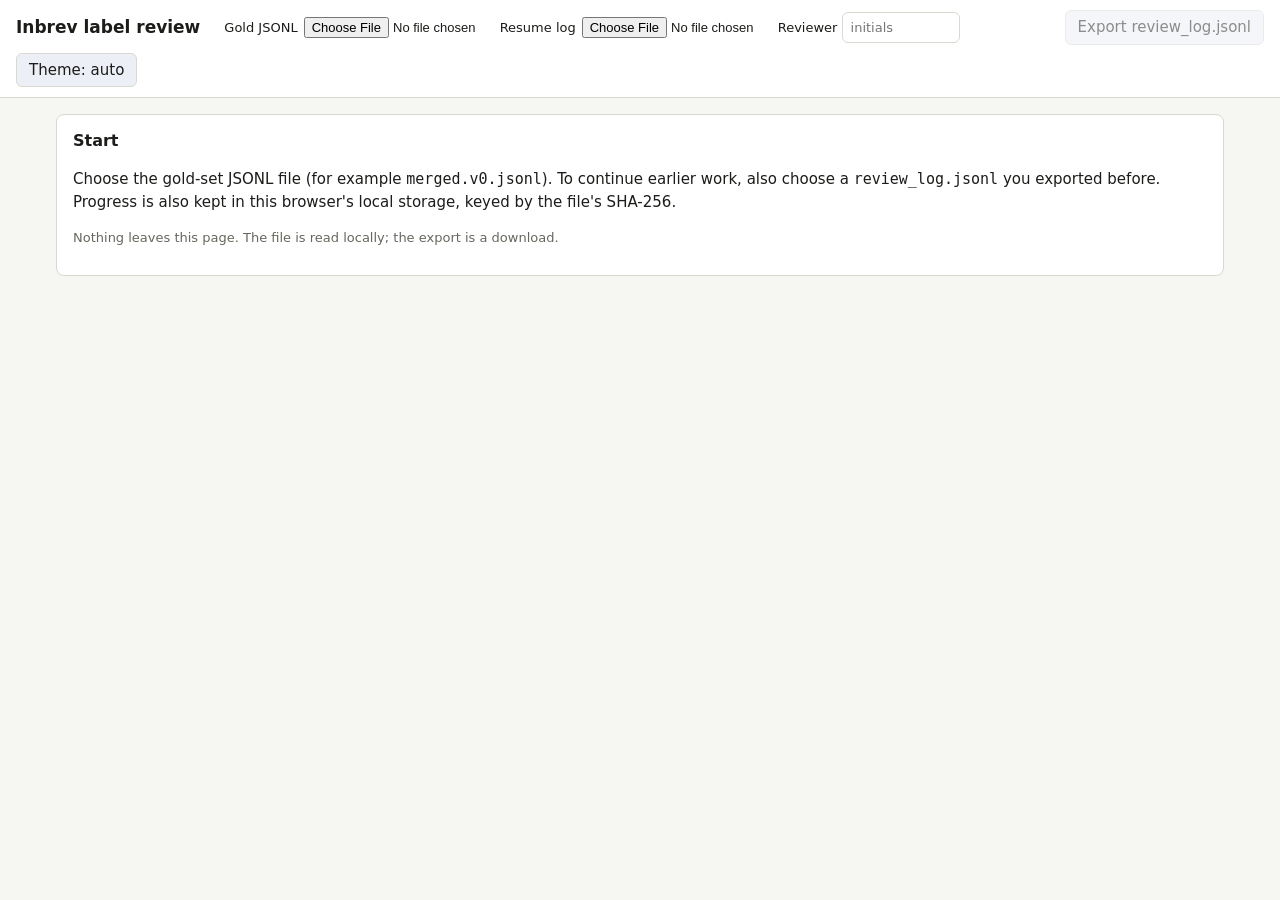
<file: track_2b/tools/review/index.html>
<!doctype html>
<html lang="en">
<head>
<meta charset="utf-8">
<meta name="viewport" content="width=device-width, initial-scale=1">
<title>Inbrev Label Review</title>
<style>
:root {
  --bg: #f6f6f3; --panel: #ffffff; --text: #1c1c1a; --muted: #67675f; --border: #d9d9d2;
  --accent: #2456c4; --accent-text: #ffffff; --chip: #eceff5; --warn-bg: #fff3d1; --warn-text: #5f4300;
  --bad: #b42318; --bad-bg: #fde4e1; --good: #18794e; --good-bg: #dff3e7; --focus: #f0a400;
}
@media (prefers-color-scheme: dark) {
  :root:not([data-theme="light"]) {
    --bg: #141513; --panel: #1e1f1c; --text: #e9e9e4; --muted: #a2a299; --border: #3a3b36;
    --accent: #7aa2ff; --accent-text: #0d1424; --chip: #2a2d33; --warn-bg: #3d3110; --warn-text: #f4dc95;
    --bad: #ff8a7a; --bad-bg: #4a1f1a; --good: #6fd39c; --good-bg: #183a28; --focus: #f0b429;
  }
}
:root[data-theme="dark"] {
  --bg: #141513; --panel: #1e1f1c; --text: #e9e9e4; --muted: #a2a299; --border: #3a3b36;
  --accent: #7aa2ff; --accent-text: #0d1424; --chip: #2a2d33; --warn-bg: #3d3110; --warn-text: #f4dc95;
  --bad: #ff8a7a; --bad-bg: #4a1f1a; --good: #6fd39c; --good-bg: #183a28; --focus: #f0b429;
}
* { box-sizing: border-box; }
html, body { margin: 0; }
body { background: var(--bg); color: var(--text); font: 15px/1.5 system-ui, -apple-system, "Segoe UI", Roboto, sans-serif; overflow-x: hidden; }
header { background: var(--panel); border-bottom: 1px solid var(--border); padding: 10px 16px; display: flex; flex-wrap: wrap; gap: 8px 16px; align-items: center; }
header h1 { font-size: 17px; margin: 0 8px 0 0; }
main { max-width: 1200px; margin: 0 auto; padding: 16px; }
label.file { display: inline-flex; align-items: center; gap: 6px; }
input[type=file] { max-width: 180px; font-size: 13px; }
input[type=text], select, textarea { font: inherit; color: var(--text); background: var(--panel); border: 1px solid var(--border); border-radius: 6px; padding: 5px 8px; }
textarea { width: 100%; min-height: 56px; resize: vertical; }
button { font: inherit; color: var(--text); background: var(--chip); border: 1px solid var(--border); border-radius: 6px; padding: 5px 12px; cursor: pointer; }
button.primary { background: var(--accent); color: var(--accent-text); border-color: var(--accent); font-weight: 600; }
button[aria-pressed="true"] { background: var(--accent); color: var(--accent-text); border-color: var(--accent); }
button:disabled { opacity: .5; cursor: default; }
:focus-visible { outline: 2px solid var(--focus); outline-offset: 2px; }
.spacer { flex: 1; }
.muted { color: var(--muted); }
.small { font-size: 13px; }
.tabs { display: flex; flex-wrap: wrap; gap: 6px; margin-bottom: 12px; align-items: center; }
.banner { padding: 8px 12px; border-radius: 6px; margin-bottom: 12px; background: var(--warn-bg); color: var(--warn-text); }
.banner.error { background: var(--bad-bg); color: var(--bad); }
.grid { display: grid; grid-template-columns: minmax(0, 3fr) minmax(0, 2fr); gap: 16px; }
.card { background: var(--panel); border: 1px solid var(--border); border-radius: 8px; padding: 14px 16px; min-width: 0; }
.card h2 { font-size: 16px; margin: 0 0 6px; overflow-wrap: anywhere; }
.card h3 { font-size: 14px; margin: 12px 0 6px; }
.meta { display: grid; grid-template-columns: max-content minmax(0, 1fr); gap: 2px 10px; font-size: 13px; margin-bottom: 10px; }
.meta dt { color: var(--muted); }
.meta dd { margin: 0; overflow-wrap: anywhere; }
.body { white-space: pre-wrap; overflow-wrap: anywhere; border-top: 1px solid var(--border); padding-top: 10px; }
.field { margin-bottom: 12px; }
.field > .lbl { display: block; font-weight: 600; font-size: 13px; margin-bottom: 4px; }
.seg { display: flex; flex-wrap: wrap; gap: 6px; }
.seg button { padding: 4px 10px; }
kbd { font: 12px ui-monospace, Consolas, monospace; background: var(--chip); border: 1px solid var(--border); border-radius: 4px; padding: 0 4px; }
.navbar { display: flex; flex-wrap: wrap; gap: 6px; align-items: center; margin-top: 12px; }
.progress { height: 6px; background: var(--chip); border-radius: 3px; overflow: hidden; margin: 6px 0 12px; }
.progress > div { height: 100%; background: var(--accent); width: 0; }
.diff { background: var(--bad-bg); color: var(--bad); border-radius: 4px; padding: 0 4px; }
.ok { color: var(--good); }
.gold dl { display: grid; grid-template-columns: max-content minmax(0, 1fr); gap: 2px 10px; margin: 0; font-size: 13px; }
.gold dt { color: var(--muted); }
.gold dd { margin: 0; overflow-wrap: anywhere; }
.evidence { font-size: 13px; margin: 6px 0 0; padding-left: 18px; }
.evidence li { overflow-wrap: anywhere; }
.status { font-size: 13px; margin-top: 8px; }
.scroll { overflow-x: auto; max-width: 100%; }
table { border-collapse: collapse; width: 100%; font-size: 13px; }
th, td { text-align: left; padding: 4px 8px; border-bottom: 1px solid var(--border); vertical-align: top; }
th { color: var(--muted); font-weight: 600; }
td.num, th.num { text-align: right; font-variant-numeric: tabular-nums; }
a.jump { color: var(--accent); cursor: pointer; text-decoration: underline; }
details summary { cursor: pointer; }
.list { display: flex; flex-wrap: wrap; gap: 4px; margin-top: 8px; }
.list button { font-size: 12px; padding: 1px 6px; }
.list button.done { background: var(--good-bg); color: var(--good); }
.list button.current { outline: 2px solid var(--accent); }
.hidden { display: none !important; }
@media (max-width: 760px) {
  .grid { grid-template-columns: minmax(0, 1fr); }
  header h1 { width: 100%; }
  input[type=file] { max-width: 100%; }
}
</style>
</head>
<body>
<header>
  <h1>Inbrev label review</h1>
  <label class="file small">Gold JSONL <input type="file" id="goldFile" accept=".jsonl,.json,.txt"></label>
  <label class="file small">Resume log <input type="file" id="logFile" accept=".jsonl,.json,.txt"></label>
  <label class="small">Reviewer <input type="text" id="reviewer" size="10" placeholder="initials"></label>
  <span class="spacer"></span>
  <button id="exportBtn" disabled>Export review_log.jsonl</button>
  <button id="themeBtn" title="Theme">Theme: auto</button>
</header>
<main>
  <div id="msg" class="banner hidden"></div>
  <div id="empty" class="card">
    <h2>Start</h2>
    <p>Choose the gold-set JSONL file (for example <code>merged.v0.jsonl</code>). To continue earlier work, also choose a <code>review_log.jsonl</code> you exported before. Progress is also kept in this browser's local storage, keyed by the file's SHA-256.</p>
    <p class="muted small">Nothing leaves this page. The file is read locally; the export is a download.</p>
  </div>
  <div id="app" class="hidden">
    <div class="tabs">
      <button data-view="p1" aria-pressed="true">Pass 1</button>
      <button data-view="p2" aria-pressed="false">Pass 2</button>
      <button data-view="stats" aria-pressed="false">Statistics</button>
      <button data-view="help" aria-pressed="false">Help</button>
      <span class="spacer"></span>
      <span id="modeBox" class="small">Mode
        <button id="modeBlind" aria-pressed="true">blind</button>
        <button id="modeCheck" aria-pressed="false">check</button>
      </span>
    </div>
    <div id="labelView">
      <div id="p2warn" class="banner hidden"></div>
      <div class="small"><span id="progressText"></span></div>
      <div class="progress"><div id="progressBar"></div></div>
      <div class="grid">
        <div class="card" id="messageCard">
          <h2 id="mSubject"></h2>
          <dl class="meta" id="mMeta"></dl>
          <div class="body" id="mBody"></div>
        </div>
        <div>
          <div class="card">
            <div class="field">
              <label class="lbl" for="fRoute">Route <span class="muted">(<kbd>1</kbd>–<kbd>9</kbd>)</span></label>
              <select id="fRoute"></select>
            </div>
            <div class="field">
              <span class="lbl">Deadline <span class="muted">(<kbd>T</kbd> <kbd>W</kbd> <kbd>N</kbd>)</span></span>
              <div class="seg" id="fDeadline"></div>
            </div>
            <div class="field">
              <span class="lbl">Safety flag: clinical content – a person must read it <span class="muted">(<kbd>S</kbd>)</span></span>
              <div class="seg" id="fSafety"></div>
            </div>
            <div class="field">
              <span class="lbl">Abstain / ambiguous <span class="muted">(<kbd>A</kbd>)</span></span>
              <div class="seg" id="fAbstain"></div>
            </div>
            <div class="field">
              <label class="lbl" for="fNote">Note <span class="muted">(<kbd>/</kbd> to focus, <kbd>Esc</kbd> to leave)</span></label>
              <textarea id="fNote"></textarea>
            </div>
            <div class="navbar">
              <button class="primary" id="saveBtn">Save &amp; next (Enter)</button>
              <button id="confirmBtn" class="hidden">Confirm gold (C)</button>
            </div>
            <div class="navbar">
              <button id="prevBtn">← Prev</button>
              <button id="nextBtn">Next →</button>
              <button id="nextOpenBtn">Next open (U)</button>
            </div>
            <div class="status" id="status"></div>
          </div>
          <div class="card gold hidden" id="goldCard" style="margin-top:16px">
            <h3 style="margin-top:0">Gold label (generator)</h3>
            <dl id="goldList"></dl>
            <ul class="evidence" id="goldEvidence"></ul>
          </div>
        </div>
      </div>
      <details class="card" style="margin-top:16px">
        <summary class="small">All messages in this pass</summary>
        <div class="list" id="msgList"></div>
      </details>
    </div>
    <div id="statsView" class="hidden"></div>
    <div id="helpView" class="card hidden">
      <h2>How it works</h2>
      <p><b>Pass 1</b> covers every message. In <b>blind</b> mode (default) the gold label is hidden and the form starts empty. In <b>check</b> mode the gold label is shown and prefilled; confirm it or correct it. Each save appends one decision to the log; the latest decision per message and pass counts.</p>
      <p><b>Pass 2</b> is a blind second labelling of 60 messages (seed 2026; all gold <code>safety_flag=true</code> messages if there are at most 60, the rest drawn at random) in a shuffled order. Neither gold nor your pass-1 labels are shown. Start it at least 48 hours after pass 1, so that you do not remember your answers.</p>
      <p><b>Statistics</b> gives Cohen's κ with a 95% confidence interval (κ ± 1.96·SE, SE = √(p<sub>o</sub>(1−p<sub>o</sub>) / (n(1−p<sub>e</sub>)²))) for pass 1 vs pass 2 (intra-rater) and for pass 1 vs gold. <code>kappa.py</code> computes the same numbers from the exported log.</p>
      <h3>Keys</h3>
      <table>
        <tr><td><kbd>1</kbd>–<kbd>9</kbd></td><td>route</td></tr>
        <tr><td><kbd>T</kbd> <kbd>W</kbd> <kbd>N</kbd></td><td>deadline today / this_week / none</td></tr>
        <tr><td><kbd>S</kbd> / <kbd>A</kbd></td><td>toggle safety flag / abstain</td></tr>
        <tr><td><kbd>/</kbd></td><td>write a note (<kbd>Esc</kbd> leaves the field, <kbd>Ctrl</kbd>+<kbd>Enter</kbd> saves)</td></tr>
        <tr><td><kbd>Enter</kbd></td><td>save and go to the next message</td></tr>
        <tr><td><kbd>C</kbd></td><td>check mode: confirm the gold label as it is</td></tr>
        <tr><td><kbd>←</kbd> <kbd>→</kbd></td><td>previous / next message</td></tr>
        <tr><td><kbd>U</kbd></td><td>next message without a label in this pass</td></tr>
      </table>
    </div>
  </div>
</main>
<script>
"use strict";
const ROUTES = ["report_received", "appointment", "prescription_request", "insurer", "referral_in",
  "certificate_request", "billing", "spam_marketing", "other"];
const DEADLINES = ["today", "this_week", "none"];
const PASS2_SIZE = 60, PASS2_SEED = 2026, MIN_GAP_MS = 48 * 3600 * 1000;
const STORE_PREFIX = "inbrev-review:";

const S = { file: null, log: [], pendingLog: null, view: "p1", mode: "blind", idx: { 1: 0, 2: 0 }, p2order: [], form: null };
const $ = (id) => document.getElementById(id);
const esc = (s) => String(s ?? "").replace(/[&<>"']/g, (c) => ({ "&": "&amp;", "<": "&lt;", ">": "&gt;", '"': "&quot;", "'": "&#39;" }[c]));

function store(op, key, value) {
  try {
    if (op === "get") return localStorage.getItem(key);
    localStorage.setItem(key, value);
  } catch (e) { return null; }
}

function showMsg(text, isError) {
  const el = $("msg");
  el.textContent = text;
  el.classList.toggle("error", !!isError);
  el.classList.toggle("hidden", !text);
}

// mulberry32; kappa.py implements the same generator so the pass-2 sample can be checked offline
function mulberry32(seed) {
  let a = seed | 0;
  return function () {
    a = (a + 0x6D2B79F5) | 0;
    let t = Math.imul(a ^ (a >>> 15), 1 | a);
    t = (t + Math.imul(t ^ (t >>> 7), 61 | t)) ^ t;
    return ((t ^ (t >>> 14)) >>> 0) / 4294967296;
  };
}
function shuffle(arr, rng) {
  for (let i = arr.length - 1; i > 0; i--) {
    const j = Math.floor(rng() * (i + 1));
    [arr[i], arr[j]] = [arr[j], arr[i]];
  }
  return arr;
}
function selectPass2(rows) {
  const rng = mulberry32(PASS2_SEED);
  const ids = rows.map((r) => r.message_id).sort();
  const byId = Object.fromEntries(rows.map((r) => [r.message_id, r]));
  const safety = ids.filter((id) => byId[id].label && byId[id].label.safety_flag === true);
  const rest = ids.filter((id) => !(byId[id].label && byId[id].label.safety_flag === true));
  let chosen;
  if (safety.length > PASS2_SIZE) chosen = shuffle(safety, rng).slice(0, PASS2_SIZE);
  else chosen = safety.concat(shuffle(rest, rng).slice(0, PASS2_SIZE - safety.length));
  return shuffle(chosen, rng);
}

function sha256Fallback(bytes) {
  const K = [], H = [];
  const isPrime = (p) => { for (let i = 2; i * i <= p; i++) if (p % i === 0) return false; return true; };
  const frac = (x) => ((x - Math.floor(x)) * 4294967296) >>> 0;
  for (let n = 2, c = 0; c < 64; n++) if (isPrime(n)) { if (c < 8) H[c] = frac(Math.sqrt(n)); K[c++] = frac(Math.cbrt(n)); }
  const len = bytes.length, padLen = ((len + 9 + 63) >> 6) << 6;
  const m = new Uint8Array(padLen);
  m.set(bytes); m[len] = 0x80;
  const dv = new DataView(m.buffer);
  dv.setUint32(padLen - 8, Math.floor(len / 0x20000000));
  dv.setUint32(padLen - 4, (len << 3) >>> 0);
  const w = new Uint32Array(64);
  const rot = (x, n) => (x >>> n) | (x << (32 - n));
  for (let off = 0; off < padLen; off += 64) {
    for (let i = 0; i < 16; i++) w[i] = dv.getUint32(off + i * 4);
    for (let i = 16; i < 64; i++) {
      const s0 = rot(w[i - 15], 7) ^ rot(w[i - 15], 18) ^ (w[i - 15] >>> 3);
      const s1 = rot(w[i - 2], 17) ^ rot(w[i - 2], 19) ^ (w[i - 2] >>> 10);
      w[i] = (w[i - 16] + s0 + w[i - 7] + s1) >>> 0;
    }
    let [a, b, c, d, e, f, g, h] = H;
    for (let i = 0; i < 64; i++) {
      const t1 = (h + (rot(e, 6) ^ rot(e, 11) ^ rot(e, 25)) + ((e & f) ^ (~e & g)) + K[i] + w[i]) >>> 0;
      const t2 = ((rot(a, 2) ^ rot(a, 13) ^ rot(a, 22)) + ((a & b) ^ (a & c) ^ (b & c))) >>> 0;
      h = g; g = f; f = e; e = (d + t1) >>> 0; d = c; c = b; b = a; a = (t1 + t2) >>> 0;
    }
    [a, b, c, d, e, f, g, h].forEach((v, i) => { H[i] = (H[i] + v) >>> 0; });
  }
  return H.map((x) => x.toString(16).padStart(8, "0")).join("");
}
async function sha256Hex(buffer) {
  try {
    if (window.crypto && crypto.subtle) {
      const d = await crypto.subtle.digest("SHA-256", buffer);
      return [...new Uint8Array(d)].map((b) => b.toString(16).padStart(2, "0")).join("");
    }
  } catch (e) { /* file:// in some browsers has no subtle crypto */ }
  return sha256Fallback(new Uint8Array(buffer));
}

function parseJsonl(text) {
  const rows = [], errors = [];
  text.replace(/^﻿/, "").split(/\r?\n/).forEach((line, i) => {
    if (!line.trim()) return;
    try { rows.push(JSON.parse(line)); } catch (e) { errors.push(i + 1); }
  });
  return { rows, errors };
}

function entryKey(e) { return `${e.message_id}|${e.pass}|${e.labelled_at}`; }
function mergeLogs(a, b) {
  const seen = new Set(), out = [];
  for (const e of a.concat(b)) {
    const k = entryKey(e);
    if (!seen.has(k)) { seen.add(k); out.push(e); }
  }
  return out.map((e, i) => [e, i]).sort((x, y) => (x[0].labelled_at < y[0].labelled_at ? -1 : x[0].labelled_at > y[0].labelled_at ? 1 : x[1] - y[1])).map((x) => x[0]);
}

function persist() {
  if (!S.file) return;
  store("set", STORE_PREFIX + S.file.sha, JSON.stringify({ log: S.log, mode: S.mode, idx: S.idx }));
  store("set", STORE_PREFIX + "reviewer", $("reviewer").value);
}

function applyPendingLog() {
  if (!S.file || !S.pendingLog) return;
  const other = new Set(S.pendingLog.map((e) => e.source_file_sha256).filter((x) => x && x !== S.file.sha));
  const unknown = S.pendingLog.filter((e) => !S.file.byId[e.message_id]).length;
  S.log = mergeLogs(S.log, S.pendingLog);
  S.pendingLog = null;
  const warn = [];
  if (other.size) warn.push("The resumed log was made against a different gold file (SHA-256 differs).");
  if (unknown) warn.push(`${unknown} log entries refer to messages not in this gold file.`);
  showMsg(warn.join(" "), false);
  persist();
}

$("goldFile").addEventListener("change", async (ev) => {
  const f = ev.target.files[0];
  if (!f) return;
  const buf = await f.arrayBuffer();
  const sha = await sha256Hex(buf);
  const { rows, errors } = parseJsonl(new TextDecoder("utf-8").decode(buf));
  const valid = rows.filter((r) => r && r.message_id && r.label);
  if (!valid.length) { showMsg("No messages with message_id and label found in this file.", true); return; }
  const byId = Object.fromEntries(valid.map((r) => [r.message_id, r]));
  S.file = { name: f.name, sha, rows: valid, byId };
  S.p2order = selectPass2(valid);
  S.log = []; S.idx = { 1: 0, 2: 0 };
  const saved = store("get", STORE_PREFIX + sha);
  if (saved) {
    try {
      const st = JSON.parse(saved);
      S.log = st.log || []; S.mode = st.mode || "blind"; S.idx = Object.assign({ 1: 0, 2: 0 }, st.idx);
    } catch (e) { /* ignore broken storage */ }
  }
  showMsg(errors.length ? `Skipped unreadable lines: ${errors.slice(0, 10).join(", ")}` : "", errors.length > 0);
  applyPendingLog();
  $("empty").classList.add("hidden");
  $("app").classList.remove("hidden");
  $("exportBtn").disabled = false;
  render();
});

$("logFile").addEventListener("change", async (ev) => {
  const f = ev.target.files[0];
  if (!f) return;
  const { rows, errors } = parseJsonl(await f.text());
  const entries = rows.filter((e) => e && e.message_id && (e.pass === 1 || e.pass === 2));
  if (errors.length) showMsg(`Skipped unreadable log lines: ${errors.slice(0, 10).join(", ")}`, true);
  S.pendingLog = (S.pendingLog || []).concat(entries);
  if (S.file) { applyPendingLog(); render(); }
  else showMsg(`Loaded ${entries.length} log entries. Now choose the gold file.`, false);
});

$("reviewer").value = store("get", STORE_PREFIX + "reviewer") || "";
$("reviewer").addEventListener("input", persist);

$("exportBtn").addEventListener("click", () => {
  const text = S.log.map((e) => JSON.stringify(e)).join("\n") + (S.log.length ? "\n" : "");
  const url = URL.createObjectURL(new Blob([text], { type: "application/x-ndjson" }));
  const a = document.createElement("a");
  a.href = url; a.download = "review_log.jsonl";
  document.body.appendChild(a); a.click(); a.remove();
  setTimeout(() => URL.revokeObjectURL(url), 1000);
});

const THEMES = ["auto", "light", "dark"];
function applyTheme(t) {
  if (t === "auto") document.documentElement.removeAttribute("data-theme");
  else document.documentElement.setAttribute("data-theme", t);
  $("themeBtn").textContent = "Theme: " + t;
}
let theme = store("get", STORE_PREFIX + "theme") || "auto";
applyTheme(theme);
$("themeBtn").addEventListener("click", () => {
  theme = THEMES[(THEMES.indexOf(theme) + 1) % THEMES.length];
  store("set", STORE_PREFIX + "theme", theme);
  applyTheme(theme);
});

function latestMap(pass) {
  const m = new Map();
  for (const e of S.log) if (e.pass === pass) m.set(e.message_id, e);
  return m;
}
function passIds(pass) { return pass === 1 ? S.file.rows.map((r) => r.message_id) : S.p2order; }
function currentPass() { return S.view === "p2" ? 2 : 1; }
function currentId() { const ids = passIds(currentPass()); return ids[Math.min(S.idx[currentPass()], ids.length - 1)]; }

function buildForm() {
  $("fRoute").innerHTML = `<option value="">– choose –</option>` + ROUTES.map((r, i) => `<option value="${r}">${i + 1} ${r}</option>`).join("");
  $("fDeadline").innerHTML = DEADLINES.map((d) => `<button type="button" data-v="${d}">${d}</button>`).join("");
  $("fSafety").innerHTML = `<button type="button" data-v="true">yes</button><button type="button" data-v="false">no</button>`;
  $("fAbstain").innerHTML = `<button type="button" data-v="true">yes</button><button type="button" data-v="false">no</button>`;
  $("fRoute").addEventListener("change", () => { S.form.route = $("fRoute").value; $("fRoute").blur(); syncForm(); });
  $("fDeadline").addEventListener("click", (e) => { if (e.target.dataset.v) { S.form.deadline = e.target.dataset.v; syncForm(); } });
  $("fSafety").addEventListener("click", (e) => { if (e.target.dataset.v) { S.form.safety_flag = e.target.dataset.v === "true"; syncForm(); } });
  $("fAbstain").addEventListener("click", (e) => { if (e.target.dataset.v) { S.form.abstain = e.target.dataset.v === "true"; syncForm(); } });
  $("fNote").addEventListener("input", () => { S.form.note = $("fNote").value; });
}

function goldOf(id) {
  const l = S.file.byId[id].label || {};
  return { route: l.route ?? null, deadline: l.deadline ?? null, safety_flag: l.safety_flag === true, abstain: l.abstain === true };
}

function loadForm() {
  const pass = currentPass(), id = currentId();
  const prev = latestMap(pass).get(id);
  if (prev) S.form = { route: prev.route, deadline: prev.deadline, safety_flag: prev.safety_flag, abstain: prev.abstain, note: prev.note || "" };
  else if (pass === 1 && S.mode === "check") S.form = Object.assign(goldOf(id), { note: "" });
  else S.form = { route: "", deadline: "", safety_flag: false, abstain: false, note: "" };
  $("fNote").value = S.form.note;
  syncForm();
}

function syncForm() {
  const f = S.form, check = currentPass() === 1 && S.mode === "check";
  const gold = check ? goldOf(currentId()) : null;
  $("fRoute").value = f.route || "";
  $("fRoute").classList.toggle("diff", !!gold && f.route !== gold.route);
  const mark = (box, val, goldVal) => box.querySelectorAll("button").forEach((b) => {
    b.setAttribute("aria-pressed", String(b.dataset.v === String(val)));
    b.classList.toggle("diff", !!gold && b.dataset.v === String(val) && String(val) !== String(goldVal));
  });
  mark($("fDeadline"), f.deadline, gold && gold.deadline);
  mark($("fSafety"), f.safety_flag, gold && gold.safety_flag);
  mark($("fAbstain"), f.abstain, gold && gold.abstain);
}

function fmtTime(iso) {
  const d = new Date(iso);
  return isNaN(d) ? iso : d.toLocaleString();
}

function renderMessage() {
  const id = currentId(), r = S.file.byId[id], pass = currentPass();
  $("mSubject").textContent = r.subject || "(no subject)";
  const meta = [["From", r.sender], ["Received", r.received_at], ["Channel", r.channel], ["Language", r.language], ["ID", r.message_id]];
  $("mMeta").innerHTML = meta.filter((m) => m[1]).map((m) => `<dt>${m[0]}</dt><dd>${esc(m[1])}</dd>`).join("");
  $("mBody").textContent = r.body || "";

  const check = pass === 1 && S.mode === "check";
  $("goldCard").classList.toggle("hidden", !check);
  $("confirmBtn").classList.toggle("hidden", !check);
  if (check) {
    const l = r.label || {};
    const gen = r.generator || (r.provenance && r.provenance.generator) || "unknown";
    const rows = [["route", l.route], ["deadline", l.deadline], ["deadline_date", l.deadline_date], ["assignee", l.assignee],
      ["safety_flag", String(l.safety_flag === true)], ["abstain", String(l.abstain === true)], ["generator", gen]];
    if (r.review_flag) rows.push(["review_flag", r.review_reason ? `${r.review_flag}: ${r.review_reason}` : String(r.review_flag)]);
    $("goldList").innerHTML = rows.filter((x) => x[1] !== undefined && x[1] !== null).map((x) => `<dt>${x[0]}</dt><dd>${esc(x[1])}</dd>`).join("");
    $("goldEvidence").innerHTML = (l.evidence || []).map((e) => `<li><b>${esc(e.field)}</b>: “${esc(e.quote)}”</li>`).join("");
  }

  const ids = passIds(pass), done = latestMap(pass);
  const n = ids.filter((x) => done.has(x)).length;
  $("progressText").textContent = `Pass ${pass} · message ${S.idx[pass] + 1} of ${ids.length} · ${n} labelled` + (pass === 1 ? ` · mode ${S.mode}` : " · blind");
  $("progressBar").style.width = (ids.length ? (100 * n) / ids.length : 0) + "%";
  const prev = done.get(id);
  $("status").innerHTML = prev ? `<span class="ok">Labelled</span> in this pass at ${esc(fmtTime(prev.labelled_at))} (${esc(prev.mode)}). Saving again replaces it.` : `<span class="muted">Not labelled in this pass yet.</span>`;
  $("msgList").innerHTML = ids.map((x, i) => `<button type="button" data-i="${i}" class="${done.has(x) ? "done" : ""} ${i === S.idx[pass] ? "current" : ""}">${pass === 1 ? esc(x) : i + 1}</button>`).join("");
  renderPass2Warning();
}

function renderPass2Warning() {
  const box = $("p2warn");
  if (currentPass() !== 2) { box.classList.add("hidden"); return; }
  const p1 = latestMap(1), now = Date.now(), notes = [];
  const p1times = S.log.filter((e) => e.pass === 1).map((e) => Date.parse(e.labelled_at)).filter((t) => !isNaN(t));
  const sample = S.p2order;
  const missing = sample.filter((id) => !p1.has(id)).length;
  if (!p1times.length) notes.push("Pass 1 has no labels yet. Pass 2 should start at least 48 h after pass 1.");
  else {
    const last = Math.max(...p1times);
    if (now - last < MIN_GAP_MS) {
      const hrs = Math.ceil((MIN_GAP_MS - (now - last)) / 3600000);
      notes.push(`Last pass-1 label was ${fmtTime(new Date(last).toISOString())}. Wait about ${hrs} h more before pass 2 (48 h rule; not enforced).`);
    }
  }
  if (missing) notes.push(`${missing} of the ${sample.length} pass-2 messages have no pass-1 label yet.`);
  const e1 = p1.get(currentId());
  if (e1 && now - Date.parse(e1.labelled_at) < MIN_GAP_MS) notes.push("This message was labelled in pass 1 less than 48 h ago.");
  const safetyN = sample.filter((id) => goldOf(id).safety_flag).length;
  notes.push(`Sample: ${sample.length} messages (seed ${PASS2_SEED}), ${safetyN} with gold safety_flag=true.`);
  box.innerHTML = notes.map(esc).join("<br>");
  box.classList.remove("hidden");
}

function render() {
  if (!S.file) return;
  document.querySelectorAll(".tabs [data-view]").forEach((b) => b.setAttribute("aria-pressed", String(b.dataset.view === S.view)));
  $("modeBlind").setAttribute("aria-pressed", String(S.mode === "blind"));
  $("modeCheck").setAttribute("aria-pressed", String(S.mode === "check"));
  $("modeBox").classList.toggle("hidden", S.view !== "p1");
  const labelling = S.view === "p1" || S.view === "p2";
  $("labelView").classList.toggle("hidden", !labelling);
  $("statsView").classList.toggle("hidden", S.view !== "stats");
  $("helpView").classList.toggle("hidden", S.view !== "help");
  if (labelling) { renderMessage(); loadForm(); }
  if (S.view === "stats") renderStats();
}

function go(delta) {
  const pass = currentPass(), n = passIds(pass).length;
  S.idx[pass] = Math.max(0, Math.min(n - 1, S.idx[pass] + delta));
  persist(); render();
}
function goNextOpen() {
  const pass = currentPass(), ids = passIds(pass), done = latestMap(pass);
  for (let k = 1; k <= ids.length; k++) {
    const i = (S.idx[pass] + k) % ids.length;
    if (!done.has(ids[i])) { S.idx[pass] = i; persist(); render(); return; }
  }
  showMsg(`All messages in pass ${pass} are labelled.`, false);
}

function save() {
  const reviewer = $("reviewer").value.trim();
  if (!reviewer) { showMsg("Enter your reviewer initials first.", true); $("reviewer").focus(); return; }
  S.form.note = $("fNote").value;
  if (!S.form.route || !S.form.deadline) { showMsg("Choose a route and a deadline before saving.", true); return; }
  showMsg("", false);
  const pass = currentPass(), id = currentId(), gold = goldOf(id);
  S.log.push({
    message_id: id, pass, mode: pass === 1 ? S.mode : "blind",
    route: S.form.route, deadline: S.form.deadline, safety_flag: !!S.form.safety_flag, abstain: !!S.form.abstain,
    note: S.form.note.trim(), reviewer, labelled_at: new Date().toISOString(),
    gold_route: gold.route, gold_deadline: gold.deadline, gold_safety_flag: gold.safety_flag, gold_abstain: gold.abstain,
    source_file_sha256: S.file.sha,
  });
  const n = passIds(pass).length;
  if (S.idx[pass] < n - 1) S.idx[pass]++;
  persist(); render();
}

document.querySelectorAll(".tabs [data-view]").forEach((b) => b.addEventListener("click", () => { S.view = b.dataset.view; render(); }));
$("modeBlind").addEventListener("click", () => { S.mode = "blind"; persist(); render(); });
$("modeCheck").addEventListener("click", () => { S.mode = "check"; persist(); render(); });
$("saveBtn").addEventListener("click", save);
$("confirmBtn").addEventListener("click", () => { S.form = Object.assign(goldOf(currentId()), { note: $("fNote").value }); save(); });
$("prevBtn").addEventListener("click", () => go(-1));
$("nextBtn").addEventListener("click", () => go(1));
$("nextOpenBtn").addEventListener("click", goNextOpen);
$("msgList").addEventListener("click", (e) => { if (e.target.dataset.i) { S.idx[currentPass()] = +e.target.dataset.i; persist(); render(); } });

document.addEventListener("keydown", (e) => {
  if (!S.file || (S.view !== "p1" && S.view !== "p2")) return;
  const t = e.target, typing = t.tagName === "TEXTAREA" || t.tagName === "SELECT" || (t.tagName === "INPUT" && t.type === "text");
  if (typing) {
    if (e.key === "Escape") t.blur();
    else if (e.key === "Enter" && (e.ctrlKey || e.metaKey) && t.id === "fNote") { e.preventDefault(); save(); }
    return;
  }
  if (e.ctrlKey || e.metaKey || e.altKey) return;
  const k = e.key.toLowerCase();
  let handled = true;
  if (/^[1-9]$/.test(k)) S.form.route = ROUTES[+k - 1];
  else if (k === "t") S.form.deadline = "today";
  else if (k === "w") S.form.deadline = "this_week";
  else if (k === "n") S.form.deadline = "none";
  else if (k === "s") S.form.safety_flag = !S.form.safety_flag;
  else if (k === "a") S.form.abstain = !S.form.abstain;
  else if (k === "/") { e.preventDefault(); $("fNote").focus(); return; }
  else if (k === "enter") { e.preventDefault(); save(); return; }
  else if (k === "c" && currentPass() === 1 && S.mode === "check") { $("confirmBtn").click(); return; }
  else if (k === "arrowleft") { go(-1); return; }
  else if (k === "arrowright") { go(1); return; }
  else if (k === "u") { goNextOpen(); return; }
  else handled = false;
  if (handled) { e.preventDefault(); syncForm(); }
});

// Statistics. kappa.py mirrors these functions; keep both in step.
function cohenKappa(pairs) {
  const n = pairs.length;
  if (!n) return { n: 0, po: null, kappa: null, lo: null, hi: null };
  const cats = [...new Set(pairs.flat())].sort();
  let agree = 0;
  const ca = {}, cb = {};
  for (const [a, b] of pairs) { if (a === b) agree++; ca[a] = (ca[a] || 0) + 1; cb[b] = (cb[b] || 0) + 1; }
  const po = agree / n;
  let pe = 0;
  for (const c of cats) pe += ((ca[c] || 0) / n) * ((cb[c] || 0) / n);
  if (pe >= 1) return { n, po, kappa: null, lo: null, hi: null };
  const kappa = (po - pe) / (1 - pe);
  const se = Math.sqrt((po * (1 - po)) / (n * (1 - pe) * (1 - pe)));
  return { n, po, kappa, lo: Math.max(-1, kappa - 1.96 * se), hi: Math.min(1, kappa + 1.96 * se) };
}
const FIELDS = [["route", "route", "gold_route"], ["deadline", "deadline", "gold_deadline"], ["safety_flag", "safety_flag", "gold_safety_flag"]];
const CHANGE_FIELDS = FIELDS.concat([["abstain", "abstain", "gold_abstain"]]);
const val = (v) => (v === null || v === undefined ? "null" : String(v));

function computeStats(log) {
  const p1 = new Map(), p2 = new Map();
  for (const e of log) (e.pass === 1 ? p1 : e.pass === 2 ? p2 : new Map()).set(e.message_id, e);
  const both = [...p2.keys()].filter((id) => p1.has(id)).sort();
  const p1list = [...p1.values()].sort((a, b) => (a.message_id < b.message_id ? -1 : 1));
  const blind = p1list.filter((e) => e.mode === "blind");
  const res = { intra: {}, gold: {}, goldBlind: {}, nIntra: both.length, nP1: p1list.length, nBlind: blind.length, nCheck: p1list.length - blind.length, nP2: p2.size };
  for (const [name, h, g] of FIELDS) {
    res.intra[name] = cohenKappa(both.map((id) => [val(p1.get(id)[h]), val(p2.get(id)[h])]));
    res.gold[name] = cohenKappa(p1list.map((e) => [val(e[g]), val(e[h])]));
    res.goldBlind[name] = cohenKappa(blind.map((e) => [val(e[g]), val(e[h])]));
  }
  res.changedPerField = {};
  res.goldDiffs = [];
  for (const e of p1list) {
    const diffs = CHANGE_FIELDS.filter(([, h, g]) => val(e[h]) !== val(e[g])).map(([name, h, g]) => ({ field: name, gold: val(e[g]), human: val(e[h]) }));
    for (const d of diffs) res.changedPerField[d.field] = (res.changedPerField[d.field] || 0) + 1;
    if (diffs.length) res.goldDiffs.push({ id: e.message_id, mode: e.mode, note: e.note, diffs });
  }
  res.changed = res.goldDiffs.length;
  res.intraDiffs = [];
  res.shortGap = 0;
  for (const id of both) {
    const a = p1.get(id), b = p2.get(id);
    if (Date.parse(b.labelled_at) - Date.parse(a.labelled_at) < MIN_GAP_MS) res.shortGap++;
    const diffs = CHANGE_FIELDS.filter(([, h]) => val(a[h]) !== val(b[h])).map(([name, h]) => ({ field: name, p1: val(a[h]), p2: val(b[h]) }));
    if (diffs.length) res.intraDiffs.push({ id, diffs });
  }
  return res;
}

const f3 = (x) => (x === null || x === undefined ? "n/a" : x.toFixed(3));
function kappaTable(title, block) {
  const rows = FIELDS.map(([name]) => {
    const k = block[name];
    return `<tr><td>${name}</td><td class="num">${k.n}</td><td class="num">${f3(k.po)}</td><td class="num">${f3(k.kappa)}</td><td class="num">${k.kappa === null ? "n/a" : `[${f3(k.lo)}, ${f3(k.hi)}]`}</td></tr>`;
  }).join("");
  return `<h3>${esc(title)}</h3><div class="scroll"><table><tr><th>field</th><th class="num">n</th><th class="num">agreement</th><th class="num">κ</th><th class="num">95% CI</th></tr>${rows}</table></div>`;
}

function renderStats() {
  const r = computeStats(S.log);
  const jump = (id) => `<a class="jump" data-id="${esc(id)}">${esc(id)}</a>`;
  const perField = CHANGE_FIELDS.map(([n]) => `${n}: ${r.changedPerField[n] || 0}`).join(" · ");
  let html = `<div class="card"><h2>Statistics</h2>
    <p class="small muted">Latest decision per message and pass. Pass 1: ${r.nP1} labelled (${r.nBlind} blind, ${r.nCheck} check). Pass 2: ${r.nP2} labelled, ${r.nIntra} with a pass-1 pair. CI: κ ± 1.96·SE (SE approximation), clipped to [−1, 1].</p>
    ${kappaTable("Intra-rater: pass 1 vs pass 2", r.intra)}
    ${r.shortGap ? `<p class="banner">${r.shortGap} pass-2 labels were made less than 48 h after the pass-1 label of the same message.</p>` : ""}
    ${kappaTable("Human pass 1 vs gold (generator label), all modes", r.gold)}
    ${r.nCheck && r.nBlind ? kappaTable("Human pass 1 vs gold, blind mode only", r.goldBlind) : ""}
    <h3>Changed gold labels</h3>
    <p>${r.changed} of ${r.nP1} pass-1 messages differ from gold in at least one of route, deadline, safety_flag, abstain. <span class="muted small">${perField}</span></p></div>`;
  html += `<div class="card" style="margin-top:16px"><h3 style="margin-top:0">Pass 1 vs gold: differences (${r.goldDiffs.length})</h3><div class="scroll"><table><tr><th>message</th><th>mode</th><th>field: gold → human</th><th>note</th></tr>` +
    r.goldDiffs.map((d) => `<tr><td>${jump(d.id)}</td><td>${esc(d.mode)}</td><td>${d.diffs.map((x) => `${esc(x.field)}: ${esc(x.gold)} → <b>${esc(x.human)}</b>`).join("<br>")}</td><td>${esc(d.note)}</td></tr>`).join("") +
    `</table></div></div>`;
  html += `<div class="card" style="margin-top:16px"><h3 style="margin-top:0">Pass 1 vs pass 2: differences (${r.intraDiffs.length})</h3><div class="scroll"><table><tr><th>message</th><th>field: pass 1 → pass 2</th></tr>` +
    r.intraDiffs.map((d) => `<tr><td>${jump(d.id)}</td><td>${d.diffs.map((x) => `${esc(x.field)}: ${esc(x.p1)} → <b>${esc(x.p2)}</b>`).join("<br>")}</td></tr>`).join("") +
    `</table></div></div>`;
  $("statsView").innerHTML = html;
}
$("statsView").addEventListener("click", (e) => {
  const id = e.target.dataset && e.target.dataset.id;
  if (!id) return;
  const i = S.file.rows.findIndex((r) => r.message_id === id);
  if (i >= 0) { S.idx[1] = i; S.view = "p1"; persist(); render(); }
});

buildForm();
</script>
</body>
</html>
</file>
<file: website/style.css>
:root {
  --petrol: #0f4c5c;
  --sage: #6cb6a4;
  --mint: #d8eee8;
  --bg: #ffffff;
  --bg-alt: #f3f8f7;
  --ink: #12262c;
  --muted: #536a70;
  --line: #d9e6e3;
  --card: #ffffff;
  --accent: var(--petrol);
  --on-accent: #ffffff;
  --safety: #9c2b1f;
  --safety-bg: #fbecea;
  --human: #8a5a08;
  --human-bg: #fff4e0;
  --radius: 14px;
  color-scheme: light;
}

@media (prefers-color-scheme: dark) {
  :root {
    --bg: #0e1e22;
    --bg-alt: #12272c;
    --ink: #e6f2ef;
    --muted: #9fb8b3;
    --line: #23403f;
    --card: #142a2f;
    --accent: var(--sage);
    --on-accent: #0e1e22;
    --safety: #f2a093;
    --safety-bg: #2d1c1a;
    --human: #f0c477;
    --human-bg: #2b2414;
    color-scheme: dark;
  }
}

* {
  box-sizing: border-box;
}
html {
  scroll-behavior: smooth;
}
@media (prefers-reduced-motion: reduce) {
  html {
    scroll-behavior: auto;
  }
}

body {
  margin: 0;
  background: var(--bg);
  color: var(--ink);
  font:
    17px/1.6 system-ui,
    -apple-system,
    "Segoe UI",
    Roboto,
    "Helvetica Neue",
    Arial,
    sans-serif;
  overflow-x: hidden;
}

img {
  max-width: 100%;
  height: auto;
}
a {
  color: var(--accent);
}
code {
  font:
    0.88em ui-monospace,
    "SFMono-Regular",
    Consolas,
    monospace;
  background: var(--bg-alt);
  padding: 1px 5px;
  border-radius: 5px;
}

.wrap {
  width: 100%;
  max-width: 1080px;
  margin: 0 auto;
  padding: 0 16px;
}
@media (min-width: 720px) {
  .wrap {
    padding: 0 32px;
  }
}

.nav {
  position: sticky;
  top: 0;
  z-index: 10;
  background: color-mix(in srgb, var(--bg) 88%, transparent);
  backdrop-filter: blur(8px);
  border-bottom: 1px solid var(--line);
}
.nav-inner {
  display: flex;
  align-items: center;
  justify-content: space-between;
  gap: 12px;
  min-height: 58px;
}
.brand {
  display: inline-flex;
  align-items: center;
  gap: 10px;
  color: var(--ink);
  text-decoration: none;
  font-weight: 700;
  font-size: 19px;
}
.nav nav {
  display: flex;
  gap: 4px;
  flex-wrap: wrap;
  justify-content: flex-end;
}
.nav nav a {
  color: var(--muted);
  text-decoration: none;
  font-size: 15px;
  padding: 6px 8px;
  border-radius: 8px;
}
.nav nav a:hover {
  color: var(--ink);
  background: var(--bg-alt);
}
@media (max-width: 560px) {
  .nav nav a:nth-child(-n + 3) {
    display: none;
  }
}

.hero {
  padding: 56px 0 40px;
  background: linear-gradient(180deg, var(--bg-alt), var(--bg));
}
.hero-inner {
  display: grid;
  gap: 32px;
  align-items: center;
}
@media (min-width: 860px) {
  .hero-inner {
    grid-template-columns: 1.4fr 1fr;
  }
  .hero {
    padding: 88px 0 72px;
  }
}
.hero-logo {
  display: flex;
  justify-content: center;
}
.hero-logo img {
  width: min(260px, 60vw);
}
.eyebrow {
  margin: 0 0 12px;
  color: var(--muted);
  font-size: 14px;
  letter-spacing: 0.04em;
  text-transform: uppercase;
}
h1 {
  margin: 0 0 18px;
  font-size: clamp(32px, 5.4vw, 52px);
  line-height: 1.1;
  letter-spacing: -0.02em;
  color: var(--ink);
}
.lead {
  margin: 0 0 28px;
  font-size: clamp(17px, 2.1vw, 20px);
  color: var(--muted);
  max-width: 40em;
}
.cta {
  display: flex;
  flex-wrap: wrap;
  gap: 10px;
}

.btn {
  display: inline-flex;
  align-items: center;
  justify-content: center;
  padding: 11px 18px;
  border-radius: 10px;
  border: 1px solid var(--line);
  background: var(--card);
  color: var(--ink);
  text-decoration: none;
  font-weight: 600;
  font-size: 15.5px;
}
.btn:hover {
  border-color: var(--accent);
}
.btn.primary {
  background: var(--accent);
  border-color: var(--accent);
  color: var(--on-accent);
}

.section {
  padding: 64px 0;
}
.section.alt {
  background: var(--bg-alt);
}
h2 {
  margin: 0 0 12px;
  font-size: clamp(26px, 3.6vw, 34px);
  line-height: 1.2;
  letter-spacing: -0.01em;
}
h3 {
  margin: 0 0 6px;
  font-size: 18px;
}
.section-lead {
  margin: 0 0 28px;
  color: var(--muted);
  max-width: 46em;
}

.grid {
  display: grid;
  gap: 16px;
}
@media (min-width: 720px) {
  .grid.two {
    grid-template-columns: 1fr 1fr;
  }
  .grid.three {
    grid-template-columns: repeat(3, 1fr);
  }
}

.stat,
.deploy article,
.note,
.status-col {
  background: var(--card);
  border: 1px solid var(--line);
  border-radius: var(--radius);
  padding: 20px;
}
.stat .num {
  font-size: 34px;
  font-weight: 750;
  color: var(--accent);
  line-height: 1.1;
  margin-bottom: 6px;
}
.stat p {
  margin: 0 0 10px;
}
.stat cite {
  font-size: 13px;
  color: var(--muted);
  font-style: normal;
}

.steps {
  list-style: none;
  counter-reset: step;
  padding: 0;
  margin: 0 0 24px;
  display: grid;
  gap: 12px;
}
@media (min-width: 720px) {
  .steps {
    grid-template-columns: repeat(3, 1fr);
  }
}
.steps li {
  counter-increment: step;
  background: var(--card);
  border: 1px solid var(--line);
  border-radius: var(--radius);
  padding: 20px 20px 20px 20px;
  position: relative;
}
.steps li::before {
  content: counter(step);
  display: inline-flex;
  width: 28px;
  height: 28px;
  align-items: center;
  justify-content: center;
  border-radius: 50%;
  background: var(--mint);
  color: var(--petrol);
  font-weight: 700;
  margin-bottom: 8px;
}
.steps li b {
  display: block;
  font-size: 18px;
}

.note.safety {
  border-left: 4px solid var(--safety);
}
.note.human {
  border-left: 4px solid var(--human);
}
.note p,
.deploy p {
  margin: 0;
  color: var(--muted);
}

.flow {
  display: flex;
  flex-wrap: wrap;
  align-items: stretch;
  gap: 8px;
  padding: 18px;
  border: 2px dashed var(--sage);
  border-radius: var(--radius);
  margin: 8px 0 10px;
}
.flow-box {
  flex: 1 1 150px;
  background: var(--card);
  border: 1px solid var(--line);
  border-radius: 10px;
  padding: 12px 14px;
  font-weight: 650;
}
.flow-box small {
  display: block;
  font-weight: 400;
  color: var(--muted);
  font-size: 13.5px;
}
.flow-box.strong {
  background: var(--petrol);
  color: #fff;
  border-color: var(--petrol);
}
.flow-box.strong small {
  color: var(--mint);
}
.flow-arrow {
  display: flex;
  align-items: center;
  color: var(--sage);
  font-size: 22px;
}
@media (max-width: 719px) {
  .flow {
    flex-direction: column;
  }
  .flow-arrow {
    justify-content: center;
    transform: rotate(90deg);
  }
}
.flow-caption {
  margin: 0 0 24px;
  color: var(--muted);
  font-size: 15px;
}

.checklist {
  list-style: none;
  padding: 0;
  margin: 8px 0 0;
  display: grid;
  gap: 10px;
}
.checklist li {
  padding-left: 30px;
  position: relative;
}
.checklist li::before {
  position: absolute;
  left: 0;
  top: 2px;
  width: 20px;
  height: 20px;
  border-radius: 50%;
  display: inline-flex;
  align-items: center;
  justify-content: center;
  font-size: 12px;
  font-weight: 700;
}
.checklist li.done::before {
  content: "✓";
  background: var(--mint);
  color: var(--petrol);
}
.checklist li.todo::before {
  content: "…";
  background: var(--bg-alt);
  color: var(--muted);
  border: 1px solid var(--line);
}

#video video {
  width: 100%;
  height: auto;
  display: block;
  border-radius: var(--radius);
}

.card-link {
  display: flex;
  flex-direction: column;
  gap: 12px;
  background: var(--card);
  border: 1px solid var(--line);
  border-radius: var(--radius);
  padding: 16px;
  text-decoration: none;
  color: var(--ink);
}
.card-link:hover {
  border-color: var(--accent);
}
.card-link img {
  border-radius: 8px;
  border: 1px solid var(--line);
  aspect-ratio: 1200 / 630;
  object-fit: cover;
  width: 100%;
}
.card-link b {
  display: block;
  font-size: 19px;
  margin-bottom: 2px;
}
.card-link span {
  color: var(--muted);
}
.card-link span b {
  color: var(--ink);
}
.pdf-badge {
  display: flex !important;
  align-items: center;
  justify-content: center;
  aspect-ratio: 1200 / 630;
  border-radius: 8px;
  background: var(--mint);
  color: var(--petrol) !important;
  font-weight: 800;
  font-size: 40px;
  letter-spacing: 0.08em;
}

.team {
  display: flex;
  gap: 24px;
  align-items: center;
  flex-wrap: wrap;
}
.team p {
  margin: 0 0 14px;
  color: var(--muted);
}

.footer {
  border-top: 1px solid var(--line);
  padding: 24px 0;
  color: var(--muted);
  font-size: 14px;
}
.footer-inner {
  display: flex;
  flex-wrap: wrap;
  gap: 8px 24px;
  justify-content: space-between;
}

:focus-visible {
  outline: 3px solid var(--sage);
  outline-offset: 2px;
  border-radius: 6px;
}

@media (prefers-color-scheme: dark) {
  img[src*="assets/inbrev"],
  img[src*="assets/apertool"] {
    background: #e6f2ef;
    border-radius: 22%;
    padding: 6%;
  }
}

.notfound {
  text-align: center;
}
.notfound .lead {
  margin-inline: auto;
}

.shots { display: grid; gap: 24px; grid-template-columns: repeat(auto-fit, minmax(min(100%, 420px), 1fr)); }
.shots figure { margin: 0; }
.shots img { width: 100%; height: auto; display: block; border-radius: 10px; border: 1px solid var(--line, #d5e3df); box-shadow: 0 6px 24px rgba(0, 0, 0, 0.08); }
.shots figcaption { margin-top: 10px; font-size: 0.92rem; opacity: 0.85; }

/* Contact form */

.contact {
  --contact-error: var(--safety);
}

@media (prefers-color-scheme: dark) {
  .contact {
    --contact-error: var(--safety);
  }
}

.contact-lead {
  max-width: 40em;
  margin: 0 0 20px;
  color: var(--muted);
}

.contact-form {
  display: grid;
  gap: 18px;
  max-width: 640px;
}

.contact-form[hidden] {
  display: none;
}

.contact-hint {
  margin: 0;
  font-size: 0.92rem;
  color: var(--muted);
}

.contact-field label {
  display: block;
  margin-bottom: 6px;
  font-weight: 600;
}

.contact-field input,
.contact-field textarea {
  display: block;
  width: 100%;
  min-height: 46px;
  padding: 11px 14px;
  font: inherit;
  font-size: 1rem;
  line-height: 1.4;
  color: var(--ink);
  background: var(--card);
  border: 1.5px solid color-mix(in srgb, var(--ink) 50%, var(--bg-alt));
  border-radius: 10px;
}

.contact-field textarea {
  min-height: 150px;
  resize: vertical;
}

.contact-field input:focus-visible,
.contact-field textarea:focus-visible {
  outline: 3px solid var(--accent);
  outline-offset: 2px;
  border-color: var(--ink);
}

.contact-field [aria-invalid="true"] {
  border-color: var(--contact-error);
  border-width: 2px;
}

.contact-hp {
  position: absolute;
  left: -10000px;
  width: 1px;
  height: 1px;
  overflow: hidden;
}

.contact-form button[type="submit"] {
  min-height: 46px;
  font-family: inherit;
  cursor: pointer;
}

.contact-form button[type="submit"]:disabled {
  opacity: 0.6;
  cursor: progress;
}

.contact-status {
  min-height: 1.6em;
  margin: 0;
  padding-left: 12px;
  border-left: 4px solid transparent;
  font-weight: 600;
  color: var(--ink);
}

.contact-status[data-state="error"] {
  color: var(--contact-error);
  border-left-color: var(--contact-error);
}

.contact-status[data-state="success"] {
  border-left-color: var(--accent);
}

.contact-status a {
  color: inherit;
}

.contact-nojs {
  max-width: 40em;
  margin: 0 0 20px;
  padding: 12px 16px;
  border: 1.5px solid color-mix(in srgb, var(--ink) 50%, var(--bg-alt));
  border-radius: 10px;
}

.contact-privacy {
  max-width: 40em;
  margin: 20px 0 0;
  font-size: 0.88rem;
  color: var(--muted);
}

.video-note {
  max-width: 52em;
  margin: 16px 0 0;
  font-size: 0.95rem;
  color: var(--muted);
}
</file>
